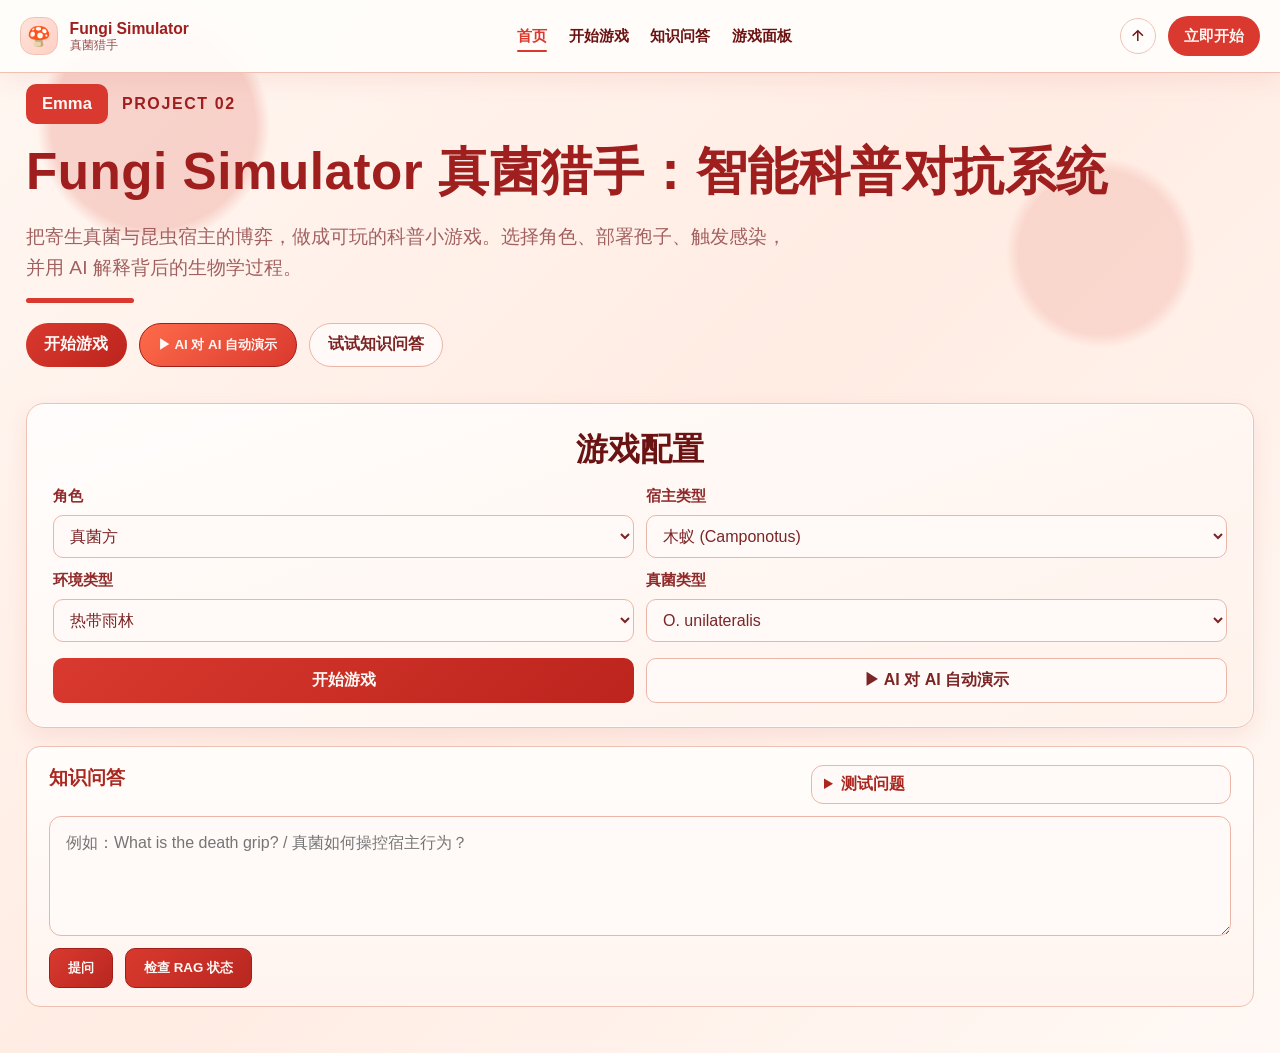
<file: final 2/index.html>
<!DOCTYPE html>
<html lang="zh-CN">
<head>
    <meta charset="UTF-8">
    <meta name="viewport" content="width=device-width, initial-scale=1.0">
    <title>Fungi Simulator 真菌猎手：智能科普对抗系统</title>
    <link rel="stylesheet" href="static/style.css">
</head>
<body>
    <nav class="site-nav" id="site-nav" aria-label="主导航">
        <div class="nav-inner">
            <a class="nav-brand" href="#home-section" data-nav-target="home-section">
                <span class="nav-brand-mark" aria-hidden="true">🍄</span>
                <span class="nav-brand-text">
                    <strong>Fungi Simulator</strong>
                    <small>真菌猎手</small>
                </span>
            </a>

            <div class="nav-links" id="nav-links">
                <a class="nav-link active" href="#home-section" data-nav-target="home-section">首页</a>
                <a class="nav-link" href="#setup-section" data-nav-target="setup-section">开始游戏</a>
                <a class="nav-link" href="#rag-qa-section" data-nav-target="rag-qa-section">知识问答</a>
                <a class="nav-link" href="#game-section" data-nav-target="game-section">游戏面板</a>
            </div>

            <div class="nav-actions">
                <button class="nav-icon-btn" type="button" id="nav-scroll-top" aria-label="回到顶部" title="回到顶部">
                    <svg viewBox="0 0 24 24" fill="none" stroke="currentColor" stroke-width="2" aria-hidden="true">
                        <path d="M12 19V5"></path>
                        <path d="m5 12 7-7 7 7"></path>
                    </svg>
                </button>
                <a class="nav-cta" href="#setup-section" data-nav-target="setup-section">立即开始</a>
                <button class="nav-toggle" type="button" id="nav-toggle" aria-expanded="false" aria-controls="nav-mobile-panel" aria-label="打开菜单">
                    <svg viewBox="0 0 24 24" fill="none" stroke="currentColor" stroke-width="2" aria-hidden="true">
                        <path d="M4 7h16"></path>
                        <path d="M4 12h16"></path>
                        <path d="M4 17h16"></path>
                    </svg>
                </button>
            </div>
        </div>

        <div class="nav-mobile-panel" id="nav-mobile-panel" hidden>
            <div class="nav-mobile-links">
                <a class="nav-mobile-link active" href="#home-section" data-nav-target="home-section">首页</a>
                <a class="nav-mobile-link" href="#setup-section" data-nav-target="setup-section">开始游戏</a>
                <a class="nav-mobile-link" href="#rag-qa-section" data-nav-target="rag-qa-section">知识问答</a>
                <a class="nav-mobile-link" href="#game-section" data-nav-target="game-section">游戏面板</a>
            </div>
            <a class="nav-mobile-cta" href="#setup-section" data-nav-target="setup-section">立即开始</a>
        </div>
    </nav>

    <div class="container">
        <section class="home-section" id="home-section">
            <header class="game-header">
                <div class="project-badge-row">
                    <span class="owner-badge">Emma</span>
                    <span class="project-tag">PROJECT 02</span>
                </div>
                <h1>Fungi Simulator 真菌猎手：智能科普对抗系统</h1>
                <p class="home-lead">把寄生真菌与昆虫宿主的博弈，做成可玩的科普小游戏。选择角色、部署孢子、触发感染，并用 AI 解释背后的生物学过程。</p>
                <div class="header-divider"></div>
                <div class="home-actions">
                    <a class="home-primary-btn" href="#setup-section" data-nav-target="setup-section">开始游戏</a>
                    <button type="button" class="home-demo-btn" id="start-auto-demo-home-btn" onclick="startAutoDemo()">▶ AI 对 AI 自动演示</button>
                    <a class="home-secondary-btn" href="#rag-qa-section" data-nav-target="rag-qa-section">试试知识问答</a>
                </div>
            </header>

        </section>

        <section class="setup-section" id="setup-section">
            <article class="info-card card-mvp">
                <h2 class="section-title">游戏配置</h2>
                <div class="editor-form-grid">
                    <div class="form-group">
                        <label for="player-side">角色</label>
                        <select id="player-side" onchange="onSideChange(this.value)">
                            <option value="fungus">真菌方</option>
                            <option value="host">宿主方</option>
                        </select>
                    </div>

                    <div class="form-group">
                        <label for="host-type">宿主类型</label>
                        <select id="host-type" onchange="onHostChange(this.value)">
                            <option value="camponotus">木蚁 (Camponotus)</option>
                            <option value="ponerine">猛蚁 (Ponerine)</option>
                            <option value="atta">切叶蚁 (Atta)</option>
                            <option value="ghost_moth">鬼天蛾幼虫 (彩蛋)</option>
                        </select>
                    </div>

                    <div class="form-group">
                        <label for="environment-type">环境类型</label>
                        <select id="environment-type">
                            <option value="rainforest">热带雨林</option>
                            <option value="jungle">丛林</option>
                            <option value="dry_forest">热带季雨林</option>
                            <option value="alpine_meadow" id="alpine-option" style="display: none;">高山草甸（彩蛋）</option>
                        </select>
                    </div>

                    <div class="form-group">
                        <label for="fungus-type">真菌类型</label>
                        <select id="fungus-type">
                            <option value="unilateralis">O. unilateralis</option>
                            <option value="kimflemingiae">O. kimflemingiae</option>
                            <option value="sinensis">O. sinensis (冬虫夏草)</option>
                        </select>
                    </div>
                </div>

                <div class="form-group start-btn-wrap setup-actions">
                    <button id="start-game-btn" onclick="startGame()">开始游戏</button>
                    <button type="button" id="start-auto-demo-setup-btn" class="demo-setup-btn" onclick="startAutoDemo()">▶ AI 对 AI 自动演示</button>
                </div>
            </article>
        </section>

        <div id="science-fact" class="science-fact hidden"></div>

        <section class="notes-section rag-qa-section" id="rag-qa-section">
            <div class="rag-qa-heading-row">
                <h3>知识问答</h3>
                <details class="rag-example-panel">
                    <summary>测试问题</summary>
                    <div class="rag-example-list">
                        <button type="button" class="rag-example-btn" onclick="useRagExampleQuestion('What is the death grip?', true)">What is the death grip?</button>
                        <button type="button" class="rag-example-btn" onclick="useRagExampleQuestion('真菌如何操控宿主行为？', true)">真菌如何操控宿主行为？</button>
                        <button type="button" class="rag-example-btn" onclick="useRagExampleQuestion('Ophiocordyceps unilateralis infects which host?', true)">Ophiocordyceps unilateralis infects which host?</button>
                        <button type="button" class="rag-example-btn" onclick="useRagExampleQuestion('Why does humidity matter for spore dispersal?', true)">Why does humidity matter for spore dispersal?</button>
                        <button type="button" class="rag-example-btn" onclick="useRagExampleQuestion('感染阶段有哪些关键步骤？', true)">感染阶段有哪些关键步骤？</button>
                    </div>
                </details>
            </div>
            <div class="rag-qa-form">
                <textarea id="rag-question-input" placeholder="例如：What is the death grip? / 真菌如何操控宿主行为？"></textarea>
                <div class="rag-qa-actions">
                    <button id="rag-ask-btn" onclick="askRagQuestion()">提问</button>
                    <button onclick="checkRagHealth()">检查 RAG 状态</button>
                </div>
            </div>
            <div id="rag-answer-panel" class="ai-commentary-panel hidden">
                <div class="ai-commentary-title">RAG 回答与证据</div>
                <div id="rag-answer-meta" class="ai-commentary-meta"></div>
                <div id="rag-answer-content" class="ai-commentary-content"></div>
            </div>
        </section>

        <section class="game-section hidden" id="game-section">
            <div class="game-play-layout">
                <div class="map-container" id="map-container">
                    <div class="map-layer" id="layer-2" data-layer="2">
                        <div class="layer-label">🌲 树冠层 (Layer 2)</div>
                        <div class="grid"></div>
                    </div>
                    <div class="map-layer" id="layer-1" data-layer="1">
                        <div class="layer-label">🌿 植被层 (Layer 1)</div>
                        <div class="grid"></div>
                    </div>
                    <div class="map-layer" id="layer-0" data-layer="0">
                        <div class="layer-label">🌍 地面层 (Layer 0)</div>
                        <div class="grid"></div>
                    </div>
                </div>

                <aside class="game-side-panel">
                    <div class="game-status">
                        <div id="current-phase">【真菌方回合】部署孢子</div>
                        <div id="infection-stage" class="hidden">感染阶段: <span id="stage-number">1</span>/8</div>
                        <div id="timer-display" class="hidden">剩余时间: <span id="timer">60</span>秒</div>
                        <div id="survival-counter" class="hidden">
                            <div>已生存: <span id="survival-days">0.0</span>/15天</div>
                            <div>剩余生命: <span id="health-days">0.0</span>天</div>
                            <div id="real-time-counter" class="real-time-counter hidden">(距离胜利: <span id="real-time-display">7分30秒</span>)</div>
                        </div>
                        <div class="side-switch">
                            <button id="switch-side-btn" onclick="switchSides()" class="hidden">🔄 切换角色</button>
                        </div>
                    </div>

                    <div class="control-panel">
                        <div id="fungus-controls" class="controls">
                            <button onclick="generateAISpores()">🤖 AI 生成策略</button>
                            <button onclick="randomSporeDeployment()">🎲 随机布阵</button>
                            <button onclick="confirmSporeDeployment()">✅ 确认部署</button>
                            <div>已部署孢子: <span id="spore-count">0</span>/10</div>
                        </div>

                        <div id="host-controls" class="controls hidden">
                            <div id="movement-controls">
                                <div class="layer-controls">
                                    <button onclick="changeLayer(-1)">↓ 下层</button>
                                    <span id="current-layer">地面层</span>
                                    <button onclick="changeLayer(1)">↑ 上层</button>
                                </div>
                                <div class="direction-controls">
                                    <button onclick="moveHost('up')">↑</button>
                                    <button onclick="moveHost('left')">←</button>
                                    <button onclick="moveHost('right')">→</button>
                                    <button onclick="moveHost('down')">↓</button>
                                </div>
                                <div>当前步数: <span id="step-count">0</span>/15</div>
                                <div>能量: <span id="energy-level">0</span></div>
                            </div>
                        </div>

                        <div id="infection-controls" class="controls hidden">
                            <button onclick="pauseSimulation()">⏸️ 暂停</button>
                            <button onclick="resumeSimulation()">▶️ 继续</button>
                            <button id="infection-speed-btn" class="hidden" onclick="speedUpSimulation()">⏩ 2倍速</button>
                            <button id="ai-commentary-btn" onclick="generateAICommentary()">🧠 局面解说</button>
                            <button id="stage-guide-btn" onclick="toggleStageGuide()">📚 阶段详解</button>

                            <div id="stage-guide-panel" class="ai-commentary-panel hidden">
                                <div class="ai-commentary-title">感染阶段详细介绍</div>
                                <div id="stage-guide-content" class="ai-commentary-content"></div>
                            </div>

                            <div id="ai-commentary-panel" class="ai-commentary-panel hidden">
                                <div class="ai-commentary-title">AI 局面分析与胜负预测</div>
                                <div id="ai-commentary-meta" class="ai-commentary-meta"></div>
                                <div id="ai-commentary-content" class="ai-commentary-content"></div>
                            </div>
                        </div>
                    </div>
                </aside>
            </div>
        </section>

        <div id="loading-overlay" class="loading-overlay hidden">
            <div class="loading-content">
                <div class="spinner"></div>
                <p id="loading-text">AI正在生成孢子部署策略...</p>
            </div>
        </div>

        <div id="auto-demo-banner" class="auto-demo-banner hidden" role="status" aria-live="polite">
            <div class="auto-demo-banner-inner">
                <span class="auto-demo-badge">AI VS AI</span>
                <span id="auto-demo-status">演示准备中…</span>
                <button type="button" id="auto-demo-speed-btn" class="auto-demo-speed-btn" onclick="speedUpSimulation()">2倍速</button>
                <button type="button" id="stop-auto-demo-btn" class="auto-demo-stop-btn" onclick="stopAutoDemo()">停止演示</button>
            </div>
        </div>

        <div id="result-screen" class="result-screen hidden">
            <div class="result-content">
                <h2 id="result-title">🏆 胜负判定</h2>
                <p id="result-message"></p>
                <div id="result-stats"></div>
                <div id="result-science-facts" class="result-science-facts hidden"></div>
                <div class="result-buttons">
                    <button onclick="restartGame()">再来一局</button>
                    <button onclick="showScienceFacts()">查看科学事实</button>
                    <button onclick="returnToSetup()">返回主菜单</button>
                </div>
            </div>
        </div>

        <div id="host-indicator" class="host-indicator hidden"></div>
        <div id="nest-indicator" class="nest-indicator hidden"></div>
    </div>

    <script src="static/script.js"></script>
</body>
</html>
</file>
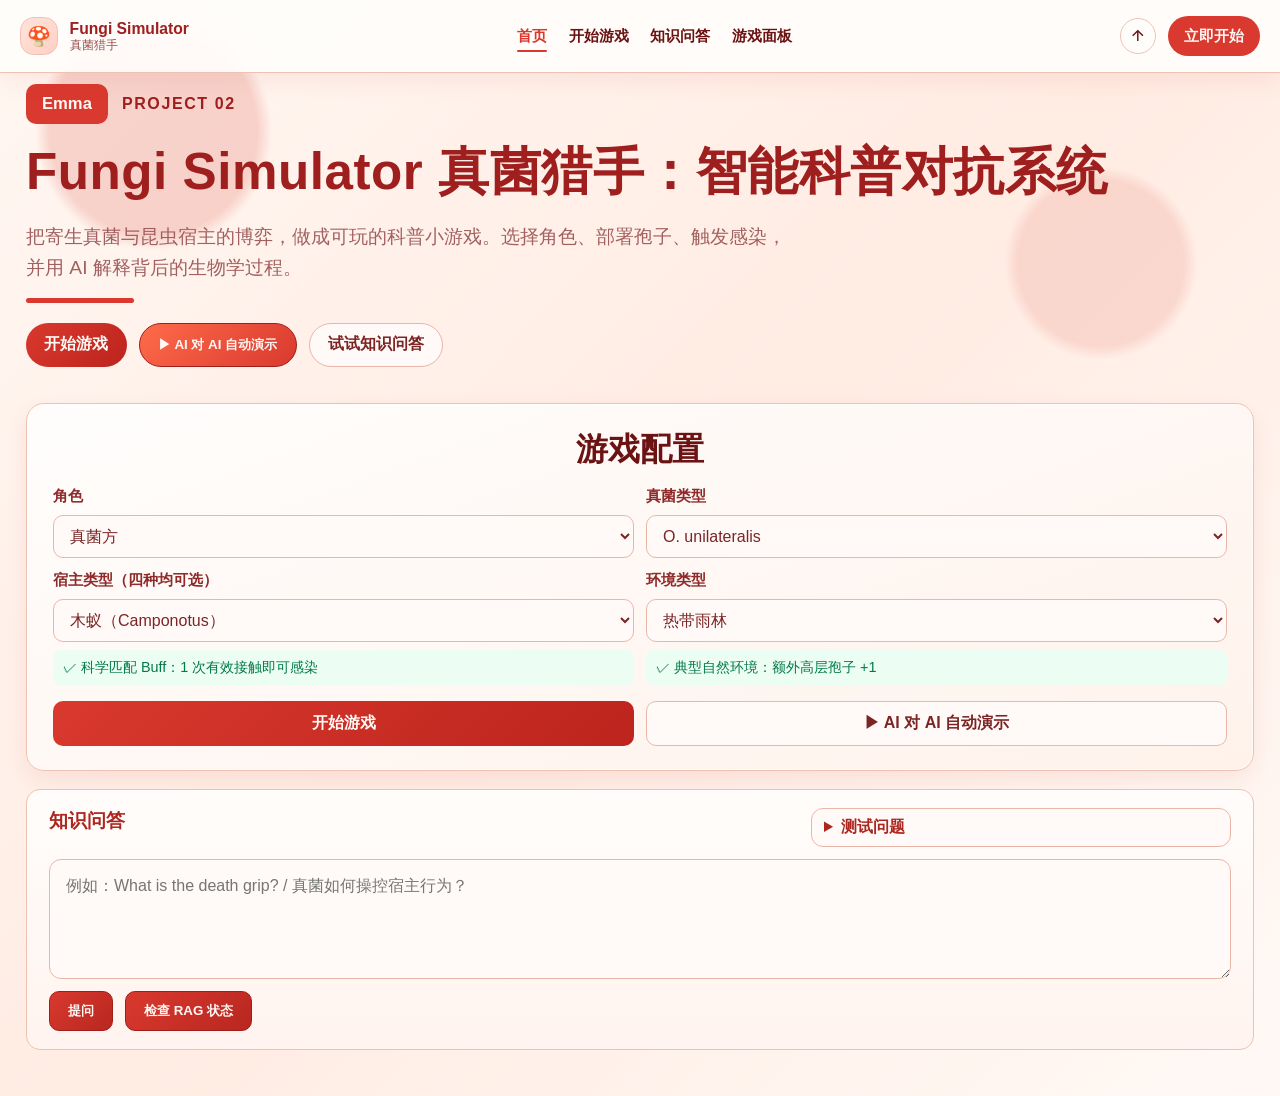
<file: final/index.html>
<!DOCTYPE html>
<html lang="zh-CN">
<head>
    <meta charset="UTF-8">
    <meta name="viewport" content="width=device-width, initial-scale=1.0">
    <title>Fungi Simulator 真菌猎手：智能科普对抗系统</title>
    <link rel="stylesheet" href="static/style.css?v=20260807-2">
</head>
<body>
    <nav class="site-nav" id="site-nav" aria-label="主导航">
        <div class="nav-inner">
            <a class="nav-brand" href="#home-section" data-nav-target="home-section">
                <span class="nav-brand-mark" aria-hidden="true">🍄</span>
                <span class="nav-brand-text">
                    <strong>Fungi Simulator</strong>
                    <small>真菌猎手</small>
                </span>
            </a>

            <div class="nav-links" id="nav-links">
                <a class="nav-link active" href="#home-section" data-nav-target="home-section">首页</a>
                <a class="nav-link" href="#setup-section" data-nav-target="setup-section">开始游戏</a>
                <a class="nav-link" href="#rag-qa-section" data-nav-target="rag-qa-section">知识问答</a>
                <a class="nav-link" href="#game-section" data-nav-target="game-section">游戏面板</a>
            </div>

            <div class="nav-actions">
                <button class="nav-icon-btn" type="button" id="nav-scroll-top" aria-label="回到顶部" title="回到顶部">
                    <svg viewBox="0 0 24 24" fill="none" stroke="currentColor" stroke-width="2" aria-hidden="true">
                        <path d="M12 19V5"></path>
                        <path d="m5 12 7-7 7 7"></path>
                    </svg>
                </button>
                <a class="nav-cta" href="#setup-section" data-nav-target="setup-section">立即开始</a>
                <button class="nav-toggle" type="button" id="nav-toggle" aria-expanded="false" aria-controls="nav-mobile-panel" aria-label="打开菜单">
                    <svg viewBox="0 0 24 24" fill="none" stroke="currentColor" stroke-width="2" aria-hidden="true">
                        <path d="M4 7h16"></path>
                        <path d="M4 12h16"></path>
                        <path d="M4 17h16"></path>
                    </svg>
                </button>
            </div>
        </div>

        <div class="nav-mobile-panel" id="nav-mobile-panel" hidden>
            <div class="nav-mobile-links">
                <a class="nav-mobile-link active" href="#home-section" data-nav-target="home-section">首页</a>
                <a class="nav-mobile-link" href="#setup-section" data-nav-target="setup-section">开始游戏</a>
                <a class="nav-mobile-link" href="#rag-qa-section" data-nav-target="rag-qa-section">知识问答</a>
                <a class="nav-mobile-link" href="#game-section" data-nav-target="game-section">游戏面板</a>
            </div>
            <a class="nav-mobile-cta" href="#setup-section" data-nav-target="setup-section">立即开始</a>
        </div>
    </nav>

    <div class="container">
        <section class="home-section" id="home-section">
            <header class="game-header">
                <div class="project-badge-row">
                    <span class="owner-badge">Emma</span>
                    <span class="project-tag">PROJECT 02</span>
                </div>
                <h1>Fungi Simulator 真菌猎手：智能科普对抗系统</h1>
                <p class="home-lead">把寄生真菌与昆虫宿主的博弈，做成可玩的科普小游戏。选择角色、部署孢子、触发感染，并用 AI 解释背后的生物学过程。</p>
                <div class="header-divider"></div>
                <div class="home-actions">
                    <a class="home-primary-btn" href="#setup-section" data-nav-target="setup-section">开始游戏</a>
                    <button type="button" class="home-demo-btn" id="start-auto-demo-home-btn" onclick="startAutoDemo()">▶ AI 对 AI 自动演示</button>
                    <a class="home-secondary-btn" href="#rag-qa-section" data-nav-target="rag-qa-section">试试知识问答</a>
                </div>
            </header>

        </section>

        <section class="setup-section" id="setup-section">
            <article class="info-card card-mvp">
                <h2 class="section-title">游戏配置</h2>
                <div class="editor-form-grid">
                    <div class="form-group">
                        <label for="player-side">角色</label>
                        <select id="player-side" onchange="onSideChange(this.value)">
                            <option value="fungus">真菌方</option>
                            <option value="host">宿主方</option>
                        </select>
                    </div>

                    <div class="form-group">
                        <label for="fungus-type">真菌类型</label>
                        <select id="fungus-type" onchange="onFungusChange(this.value)">
                            <option value="unilateralis">O. unilateralis</option>
                            <option value="kimflemingiae">O. kimflemingiae</option>
                            <option value="australis">O. australis</option>
                            <option value="metarhizium">M. anisopliae</option>
                            <option value="sinensis">O. sinensis（冬虫夏草）</option>
                        </select>
                    </div>

                    <div class="form-group">
                        <label for="host-type">宿主类型（四种均可选）</label>
                        <select id="host-type" onchange="onHostChange(this.value)" aria-describedby="setup-match-hint">
                            <option value="camponotus">木蚁（Camponotus）</option>
                            <option value="ponerine">猛蚁（Ponerinae）</option>
                            <option value="atta">切叶蚁（Atta）</option>
                            <option value="ghost_moth">鬼天蛾幼虫（Thitarodes）</option>
                        </select>
                        <div id="setup-match-hint" class="setup-hint setup-hint-success">✓ 科学匹配 Buff：自然配对，使用标准感染阈值</div>
                    </div>

                    <div class="form-group">
                        <label for="environment-type">环境类型</label>
                        <select id="environment-type" onchange="onEnvironmentChange(this.value)">
                            <option value="rainforest">热带雨林</option>
                            <option value="monsoon_forest">热带季雨林</option>
                            <option value="temperate_forest">温带森林</option>
                            <option value="alpine_meadow">高山草甸</option>
                        </select>
                        <div id="env-buff-status" class="setup-hint setup-hint-success">✓ 典型自然环境：获得额外高层孢子 +1</div>
                    </div>
                </div>

                <div class="form-group start-btn-wrap setup-actions">
                    <button id="start-game-btn" onclick="startGame()">开始游戏</button>
                    <button type="button" id="start-auto-demo-setup-btn" class="demo-setup-btn" onclick="startAutoDemo()">▶ AI 对 AI 自动演示</button>
                </div>
            </article>
        </section>

        <div id="science-fact" class="science-fact hidden"></div>

        <section class="notes-section rag-qa-section" id="rag-qa-section">
            <div class="rag-qa-heading-row">
                <h3>知识问答</h3>
                <details class="rag-example-panel">
                    <summary>测试问题</summary>
                    <div class="rag-example-list">
                        <button type="button" class="rag-example-btn" onclick="useRagExampleQuestion('What is the death grip?', true)">What is the death grip?</button>
                        <button type="button" class="rag-example-btn" onclick="useRagExampleQuestion('真菌如何操控宿主行为？', true)">真菌如何操控宿主行为？</button>
                        <button type="button" class="rag-example-btn" onclick="useRagExampleQuestion('Ophiocordyceps unilateralis infects which host?', true)">Ophiocordyceps unilateralis infects which host?</button>
                        <button type="button" class="rag-example-btn" onclick="useRagExampleQuestion('Why does humidity matter for spore dispersal?', true)">Why does humidity matter for spore dispersal?</button>
                        <button type="button" class="rag-example-btn" onclick="useRagExampleQuestion('感染阶段有哪些关键步骤？', true)">感染阶段有哪些关键步骤？</button>
                    </div>
                </details>
            </div>
            <div class="rag-qa-form">
                <textarea id="rag-question-input" placeholder="例如：What is the death grip? / 真菌如何操控宿主行为？"></textarea>
                <div class="rag-qa-actions">
                    <button id="rag-ask-btn" onclick="askRagQuestion()">提问</button>
                    <button onclick="checkRagHealth()">检查 RAG 状态</button>
                </div>
            </div>
            <div id="rag-answer-panel" class="ai-commentary-panel hidden">
                <div class="ai-commentary-title">RAG 回答与证据</div>
                <div id="rag-answer-meta" class="ai-commentary-meta"></div>
                <div id="rag-answer-content" class="ai-commentary-content"></div>
            </div>
        </section>

        <section class="game-section hidden" id="game-section">
            <div class="game-play-layout">
                <div class="map-container" id="map-container">
                    <div class="map-layer" id="layer-2" data-layer="2">
                        <div class="layer-label">🌲 树冠层 (Layer 2)</div>
                        <div class="grid"></div>
                    </div>
                    <div class="map-layer" id="layer-1" data-layer="1">
                        <div class="layer-label">🌿 植被层 (Layer 1)</div>
                        <div class="grid"></div>
                    </div>
                    <div class="map-layer" id="layer-0" data-layer="0">
                        <div class="layer-label">🌍 地面层 (Layer 0)</div>
                        <div class="grid"></div>
                    </div>
                </div>

                <aside class="game-side-panel">
                    <div class="game-status">
                        <div id="current-phase">【真菌方回合】部署孢子</div>
                        <div id="infection-stage" class="hidden">感染阶段: <span id="stage-number">1</span>/<span id="stage-total">8</span></div>
                        <div id="infection-time-comparison" class="infection-time-comparison hidden" aria-live="polite">
                            <div id="infection-natural-time">自然感染周期：—</div>
                            <div id="infection-simulation-time">游戏模拟倒计时：—</div>
                            <div id="infection-total-time">完整动画时长：—</div>
                        </div>
                        <div id="timer-display" class="hidden">剩余时间: <span id="timer">60</span>秒</div>
                        <div class="side-switch">
                            <button id="switch-side-btn" onclick="switchSides()" class="hidden">🔄 切换角色</button>
                        </div>
                    </div>

                    <div class="control-panel">
                        <div id="fungus-controls" class="controls">
                            <div id="deployment-summary" class="rule-summary"></div>
                            <button onclick="generateAISpores()">🤖 AI 生成策略</button>
                            <button onclick="randomSporeDeployment()">🎲 随机布阵</button>
                            <button onclick="confirmSporeDeployment()">✅ 确认部署</button>
                            <div>已部署孢子: <span id="spore-count">0</span>/<span id="spore-limit">11</span></div>
                        </div>

                        <div id="host-controls" class="controls hidden">
                            <div id="movement-controls">
                                <div class="layer-controls">
                                    <button onclick="changeLayer(-1)">↓ 下层</button>
                                    <span id="current-layer">地面层</span>
                                    <button onclick="changeLayer(1)">↑ 上层</button>
                                </div>
                                <div class="direction-controls">
                                    <button onclick="moveHost('up')">↑</button>
                                    <button onclick="moveHost('left')">←</button>
                                    <button onclick="moveHost('right')">→</button>
                                    <button onclick="moveHost('down')">↓</button>
                                </div>
                                <div id="host-step-status">剩余步数: <span id="step-count">15</span>/15</div>
                                <div id="host-skill-status" class="host-skill-status"></div>
                                <button type="button" id="burrow-btn" class="skill-btn hidden" onclick="activateBurrow()">Burrow：选择后用方向键移动两格</button>
                                <button type="button" id="ground-dash-btn" class="skill-btn hidden" onclick="activateGroundDash()">Ground Dash：选择后用方向键移动两格</button>
                                <button type="button" id="sanitize-btn" class="skill-btn hidden" onclick="activateSanitize()">Sanitize：清除当前或相邻位置的孢子</button>
                            </div>
                        </div>

                        <div id="infection-controls" class="controls hidden">
                            <button onclick="pauseSimulation()">⏸️ 暂停</button>
                            <button onclick="resumeSimulation()">▶️ 继续</button>
                            <button id="infection-speed-btn" class="hidden" onclick="speedUpSimulation()">⏩ 2倍速</button>
                            <button id="ai-commentary-btn" onclick="generateAICommentary()">🧠 局面解说</button>
                            <button id="stage-guide-btn" onclick="toggleStageGuide()">📚 阶段详解</button>

                            <div id="stage-guide-panel" class="ai-commentary-panel hidden">
                                <div class="ai-commentary-title">感染阶段详细介绍</div>
                                <div id="stage-guide-content" class="ai-commentary-content"></div>
                            </div>

                            <div id="ai-commentary-panel" class="ai-commentary-panel hidden">
                                <div class="ai-commentary-title">AI 局面分析与胜负预测</div>
                                <div id="ai-commentary-meta" class="ai-commentary-meta"></div>
                                <div id="ai-commentary-content" class="ai-commentary-content"></div>
                            </div>
                        </div>
                    </div>
                </aside>
            </div>
        </section>

        <div id="loading-overlay" class="loading-overlay hidden">
            <div class="loading-content">
                <div class="spinner"></div>
                <p id="loading-text">AI正在生成孢子部署策略...</p>
            </div>
        </div>

        <div id="auto-demo-banner" class="auto-demo-banner hidden" role="status" aria-live="polite">
            <div class="auto-demo-banner-inner">
                <span class="auto-demo-badge">AI VS AI</span>
                <span id="auto-demo-status">演示准备中…</span>
                <button type="button" id="auto-demo-speed-btn" class="auto-demo-speed-btn" onclick="speedUpSimulation()">2倍速</button>
                <button type="button" id="stop-auto-demo-btn" class="auto-demo-stop-btn" onclick="stopAutoDemo()">停止演示</button>
            </div>
        </div>

        <div id="result-screen" class="result-screen hidden">
            <div class="result-content">
                <h2 id="result-title">🏆 胜负判定</h2>
                <p id="result-message"></p>
                <div id="result-stats"></div>
                <div id="result-science-facts" class="result-science-facts hidden"></div>
                <div class="result-buttons">
                    <button onclick="restartGame()">再来一局</button>
                    <button onclick="showScienceFacts()">查看科学事实</button>
                    <button onclick="returnToSetup()">返回主菜单</button>
                </div>
            </div>
        </div>

        <div id="host-indicator" class="host-indicator hidden"></div>
        <div id="nest-indicator" class="nest-indicator hidden"></div>
    </div>

    <script src="static/script.js?v=20260807-3"></script>
</body>
</html>
</file>
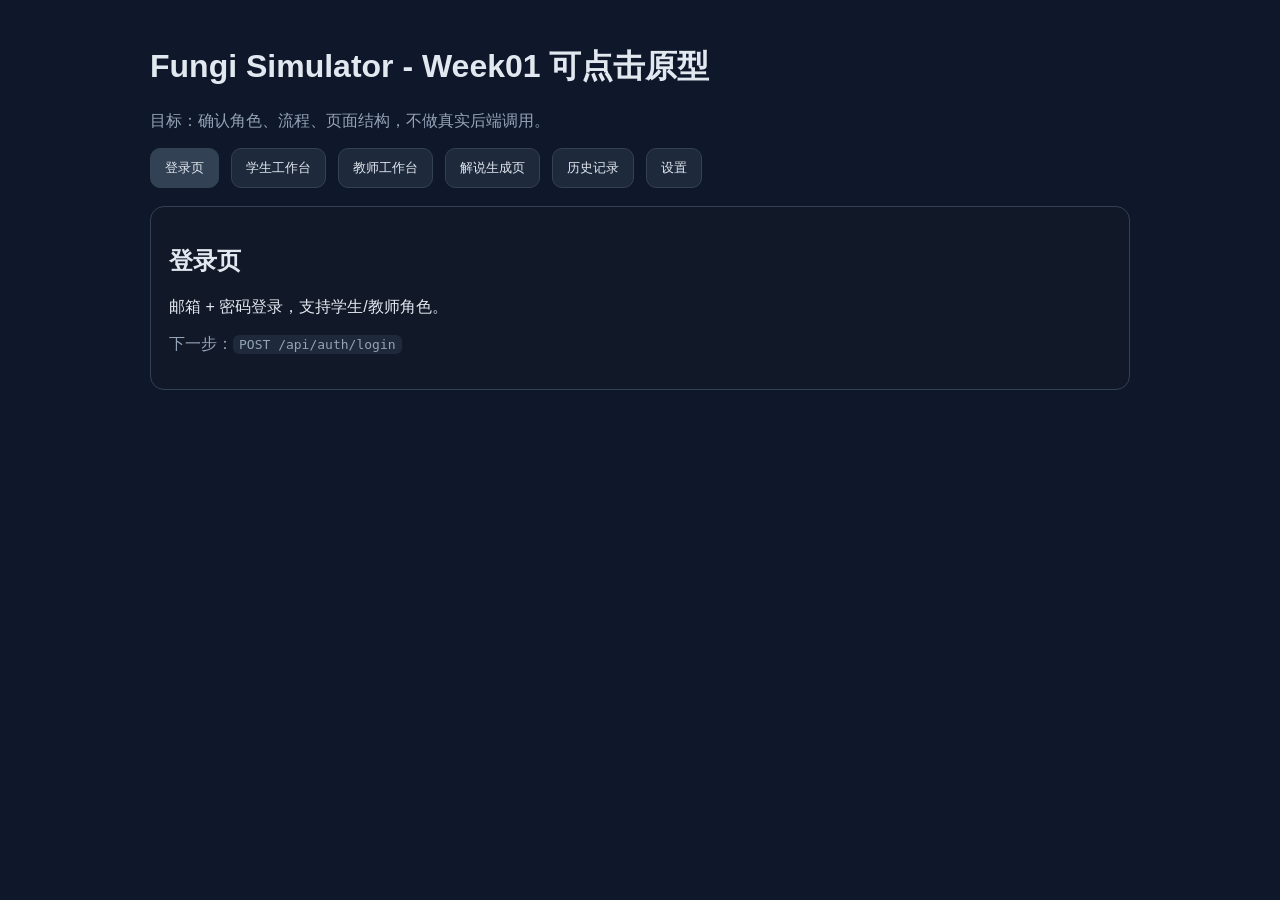
<file: demo/fungi_mvp_week01/prototype/index.html>
<!doctype html>
<html lang="zh-CN">
<head>
  <meta charset="UTF-8" />
  <meta name="viewport" content="width=device-width, initial-scale=1.0" />
  <title>Fungi Week01 MVP Prototype</title>
  <style>
    body { font-family: "Avenir Next", "PingFang SC", sans-serif; background:#0f172a; color:#e2e8f0; margin:0; }
    .wrap { max-width: 980px; margin: 0 auto; padding: 24px; }
    .row { display:flex; gap:12px; flex-wrap:wrap; margin-bottom:18px; }
    .btn { background:#1e293b; color:#e2e8f0; border:1px solid #334155; border-radius:10px; padding:10px 14px; cursor:pointer; }
    .btn.active { background:#334155; }
    .card { background:#111827; border:1px solid #334155; border-radius:14px; padding:18px; margin-top:12px; }
    .muted { color:#94a3b8; }
    code { background:#1e293b; padding:2px 6px; border-radius:6px; }
  </style>
</head>
<body>
  <div class="wrap">
    <h1>Fungi Simulator - Week01 可点击原型</h1>
    <p class="muted">目标：确认角色、流程、页面结构，不做真实后端调用。</p>

    <div class="row">
      <button class="btn active" data-page="login">登录页</button>
      <button class="btn" data-page="student">学生工作台</button>
      <button class="btn" data-page="teacher">教师工作台</button>
      <button class="btn" data-page="generator">解说生成页</button>
      <button class="btn" data-page="history">历史记录</button>
      <button class="btn" data-page="settings">设置</button>
    </div>

    <section class="card" id="page"></section>
  </div>

  <script>
    const page = document.getElementById('page');
    const views = {
      login: `<h2>登录页</h2><p>邮箱 + 密码登录，支持学生/教师角色。</p><p class="muted">下一步：<code>POST /api/auth/login</code></p>`,
      student: `<h2>学生工作台</h2><p>入口：新建解说、查看历史、接收课堂任务。</p><p class="muted">主按钮：开始解说</p>`,
      teacher: `<h2>教师工作台</h2><p>入口：管理样本模板、查看班级提交、发布任务。</p><p class="muted">主按钮：发布课堂任务</p>`,
      generator: `<h2>解说生成页</h2><p>输入：fungus_type / host_type / day / symptoms</p><p>输出：stage_name / biology_explanation / host_behavior_change / teaching_point / safety_note</p><p class="muted">接口：<code>POST /api/explanations/generate</code></p>`,
      history: `<h2>历史记录页</h2><p>按时间查看个人历史解说结果，支持详情回看。</p><p class="muted">接口：<code>GET /api/explanations/history</code></p>`,
      settings: `<h2>设置页</h2><p>个人信息、课堂偏好、隐私设置。</p><p class="muted">接口：<code>PATCH /api/users/profile</code></p>`
    };

    document.querySelectorAll('.btn').forEach(btn => {
      btn.addEventListener('click', () => {
        document.querySelectorAll('.btn').forEach(b => b.classList.remove('active'));
        btn.classList.add('active');
        page.innerHTML = views[btn.dataset.page];
      });
    });

    page.innerHTML = views.login;
  </script>
</body>
</html>
</file>
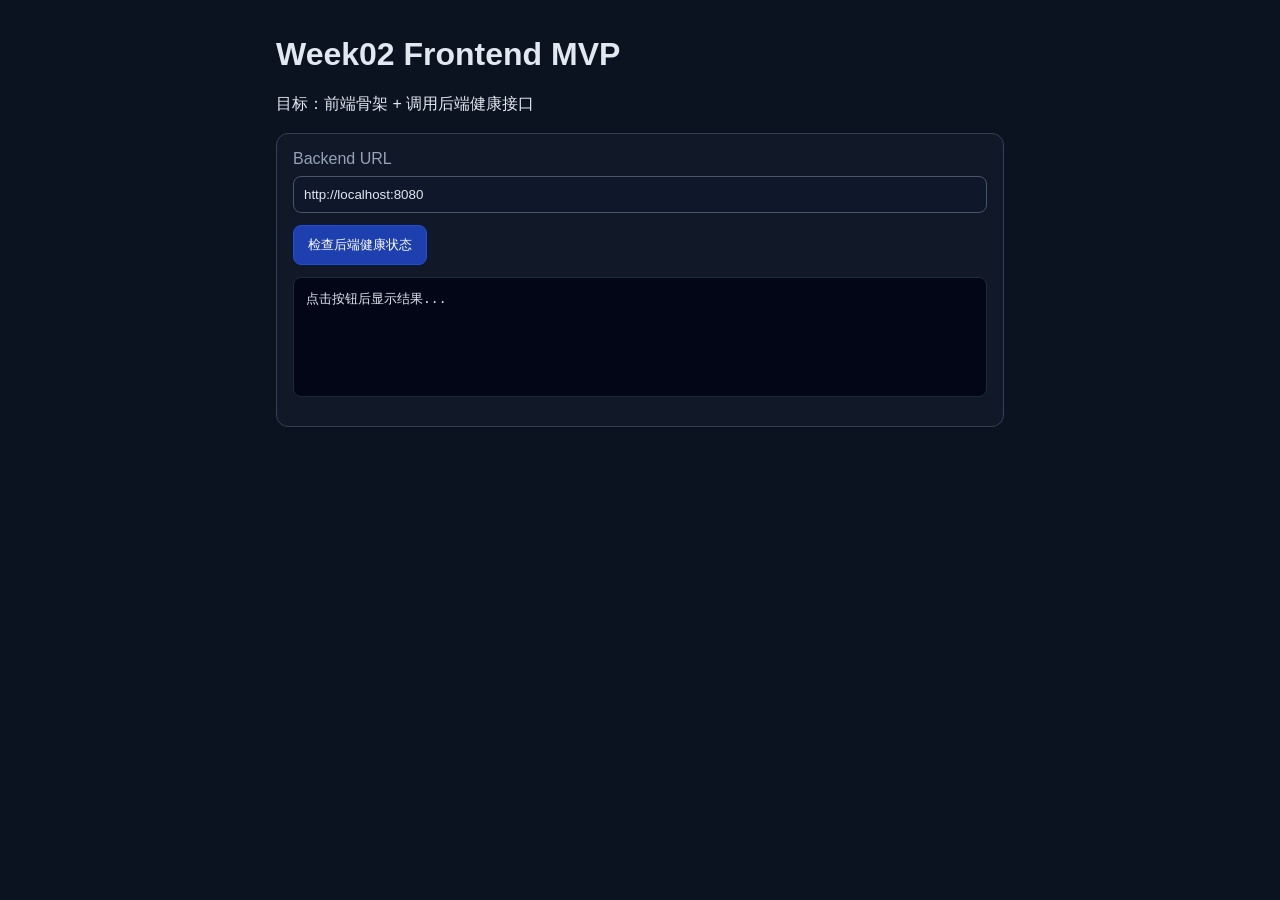
<file: demo/fungi_mvp_week02/frontend/index.html>
<!doctype html>
<html lang="zh-CN">
<head>
  <meta charset="UTF-8" />
  <meta name="viewport" content="width=device-width, initial-scale=1.0" />
  <title>Fungi Week02 Frontend MVP</title>
  <link rel="stylesheet" href="./style.css" />
</head>
<body>
  <main class="container">
    <h1>Week02 Frontend MVP</h1>
    <p>目标：前端骨架 + 调用后端健康接口</p>

    <div class="panel">
      <label for="backend-url">Backend URL</label>
      <input id="backend-url" value="http://localhost:8080" />
      <button id="check-btn">检查后端健康状态</button>
      <pre id="result">点击按钮后显示结果...</pre>
    </div>
  </main>

  <script src="./main.js"></script>
</body>
</html>
</file>
<file: final 2/static/style.css>
/* Reset and base styles */
* {
    margin: 0;
    padding: 0;
    box-sizing: border-box;
}

/* Generic hidden utility (must override component styles) */
.hidden {
    display: none !important;
}

body {
    font-family: 'Segoe UI', Tahoma, Geneva, Verdana, sans-serif;
    background: linear-gradient(135deg, #667eea 0%, #764ba2 100%);
    color: #333;
    min-height: 100vh;
    padding: 20px;
}

.container {
    max-width: 1200px;
    margin: 0 auto;
    min-height: 100vh;
    display: flex;
    flex-direction: column;
}

/* Game Header */
.game-header {
    text-align: center;
    margin-bottom: 30px;
    color: white;
}

.game-header h1 {
    font-size: 2.5rem;
    margin-bottom: 10px;
    text-shadow: 2px 2px 4px rgba(0,0,0,0.3);
}

.game-header p {
    font-size: 1.2rem;
    opacity: 0.9;
}

/* Setup Section */
.setup-section {
    background: white;
    padding: 30px;
    border-radius: 15px;
    box-shadow: 0 8px 32px rgba(0,0,0,0.2);
    margin-bottom: 30px;
}

.setup-section h2 {
    text-align: center;
    margin-bottom: 25px;
    color: #667eea;
    font-size: 1.8rem;
}

.form-group {
    margin-bottom: 20px;
}

.form-group label {
    display: block;
    margin-bottom: 8px;
    font-weight: bold;
    color: #555;
}

.form-group select, .form-group button {
    width: 100%;
    padding: 12px;
    border: 2px solid #ddd;
    border-radius: 8px;
    font-size: 1rem;
    transition: border-color 0.3s ease;
}

.form-group select:focus, .form-group button:focus {
    outline: none;
    border-color: #667eea;
}

.form-group button {
    background: linear-gradient(135deg, #667eea 0%, #764ba2 100%);
    color: white;
    cursor: pointer;
    font-weight: bold;
    border: none;
}

.form-group button:hover {
    transform: translateY(-2px);
    box-shadow: 0 4px 12px rgba(102, 126, 234, 0.3);
}

/* Science Fact / Warning Messages */
.science-fact {
    background: #fff3cd;
    border: 1px solid #ffeaa7;
    color: #856404;
    padding: 12px;
    border-radius: 8px;
    margin-bottom: 20px;
    font-weight: bold;
    text-align: left; /* Changed from center to left for better readability */
    transition: opacity 0.3s ease;
    white-space: pre-line; /* Preserve line breaks */
    line-height: 1.4;
}

.science-fact.hidden {
    display: none;
}

/* Warning specific styling */
.science-fact.warning {
    background: #f8d7da;
    border-color: #f5c6cb;
    color: #721c24;
}

/* Success messages */
.science-fact.success {
    background: #d4edda;
    border-color: #c3e6cb;
    color: #155724;
}

/* Game Section */
.game-section {
    display: none;
}

.game-section:not(.hidden) {
    display: block;
    min-height: 80vh; /* Ensure game section takes up sufficient space */
}

/* Map Container */
.map-container {
    display: flex;
    flex-direction: column;
    gap: 15px;
    margin-bottom: 20px;
    min-height: 600px; /* Ensure minimum height */
    background: rgba(255, 255, 255, 0.1); /* Slight background to make container visible */
    padding: 10px;
    border-radius: 15px;
}

.map-layer {
    background: white;
    border-radius: 12px;
    overflow: hidden;
    box-shadow: 0 4px 16px rgba(0,0,0,0.15);
    position: relative;
    flex: 1; /* Allow layers to grow equally */
}

.layer-label {
    background: linear-gradient(135deg, #667eea 0%, #764ba2 100%);
    color: white;
    padding: 12px 15px;
    font-weight: bold;
    text-align: center;
}

/* Enhanced grid for better visibility */
.grid::before {
    content: '';
    position: absolute;
    top: 0;
    left: 0;
    right: 0;
    bottom: 0;
    background: rgba(255, 255, 255, 0.8); /* Slight background to make grid lines pop */
    z-index: -1;
}

/* Food Items - now displays as emoji */
.food-item {
    position: absolute;
    width: 24px;
    height: 24px;
    background: transparent;
    border: none;
    border-radius: 0;
    transform: translate(-50%, -50%);
    z-index: 12;
    box-shadow: none;
    animation: bounce-food 2s infinite;
    font-size: 20px;
    line-height: 24px;
    text-align: center;
    color: #FF69B4;
    text-shadow: 0 0 6px rgba(255, 105, 180, 0.7);
}

@keyframes bounce-food {
    0%, 100% { transform: translate(-50%, -50%) scale(1); }
    50% { transform: translate(-50%, -50%) scale(1.2); }
}

/* Grid container should allow absolute positioning of child elements */
.grid {
    height: 200px;
    background: 
        linear-gradient(to right, #e0e0e0 1px, transparent 1px),
        linear-gradient(to bottom, #e0e0e0 1px, transparent 1px);
    background-size: 20px 20px;
    position: relative;
    cursor: pointer;
    min-height: 150px;
    border: 2px solid #ddd;
}

/* Map Layer specific styling */
#layer-0 .grid {
    background: 
        linear-gradient(to right, #d2b48c 1px, transparent 1px),
        linear-gradient(to bottom, #d2b48c 1px, transparent 1px);
    background-size: 20px 20px;
    min-height: 180px;
}

#layer-1 .grid {
    background: 
        linear-gradient(to right, #90ee90 1px, transparent 1px),
        linear-gradient(to bottom, #90ee90 1px, transparent 1px);
    background-size: 20px 20px;
    min-height: 180px;
}

#layer-2 .grid {
    background: 
        linear-gradient(to right, #87ceeb 1px, transparent 1px),
        linear-gradient(to bottom, #87ceeb 1px, transparent 1px);
    background-size: 20px 20px;
    min-height: 180px;
}

/* Spore Styles */
.spore {
    position: absolute;
    width: 16px;
    height: 16px;
    border-radius: 50%;
    background: radial-gradient(circle, #ff6b6b 0%, #c0392b 100%);
    box-shadow: 0 0 8px rgba(255, 107, 107, 0.6);
    transform: translate(-50%, -50%);
    z-index: 10;
    animation: pulse 2s infinite;
}

.spore-layer-0 {
    background: radial-gradient(circle, #8B4513 0%, #654321 100%);
    box-shadow: 0 0 8px rgba(139, 69, 19, 0.6);
}

.spore-layer-1 {
    background: radial-gradient(circle, #228B22 0%, #006400 100%);
    box-shadow: 0 0 8px rgba(34, 139, 34, 0.6);
}

.spore-layer-2 {
    background: radial-gradient(circle, #8A2BE2 0%, #4B0082 100%);
    box-shadow: 0 0 8px rgba(138, 43, 226, 0.6);
}

@keyframes pulse {
    0% { transform: translate(-50%, -50%) scale(1); }
    50% { transform: translate(-50%, -50%) scale(1.2); }
    100% { transform: translate(-50%, -50%) scale(1); }
}

/* Host Indicator - now displays as emoji */
.host-indicator {
    position: absolute;
    width: 32px;
    height: 32px;
    background: transparent;
    border: none;
    border-radius: 0;
    transform: translate(-50%, -50%);
    z-index: 25;
    box-shadow: none;
    animation: none;
    font-size: 24px;
    line-height: 32px;
    text-align: center;
    color: #FF8C00;
    text-shadow: 0 0 8px rgba(255, 140, 0, 0.8);
}

/* Nest Indicator - also update to emoji */
.nest-indicator {
    position: absolute;
    width: 32px;
    height: 32px;
    background: transparent;
    border: none;
    border-radius: 0;
    transform: translate(-50%, -50%);
    z-index: 20;
    box-shadow: none;
    animation: none;
    font-size: 24px;
    line-height: 32px;
    text-align: center;
    color: #FF6347;
    text-shadow: 0 0 8px rgba(255, 99, 71, 0.8);
}

/* Layer Controls */
.layer-controls {
    text-align: center;
    margin-bottom: 15px;
}

.layer-controls button {
    background: linear-gradient(135deg, #4CAF50 0%, #45a049 100%);
    color: white;
    border: none;
    padding: 8px 16px;
    margin: 0 5px;
    border-radius: 6px;
    cursor: pointer;
    font-weight: bold;
}

.layer-controls button:hover {
    transform: translateY(-1px);
}

.layer-controls span {
    font-weight: bold;
    color: #333;
    padding: 0 10px;
}

/* Direction Controls */
.direction-controls {
    text-align: center;
    margin-bottom: 15px;
}

.direction-controls button {
    display: inline-block;
    width: 50px;
    height: 50px;
    margin: 5px;
    font-size: 1.2rem;
}

/* Energy Display */
#energy-level {
    font-weight: bold;
    color: #e74c3c;
}

/* Disabled Controls */
.controls.disabled,
.layer-controls.disabled,
.direction-controls.disabled {
    opacity: 0.5;
    pointer-events: none;
}

#movement-controls.disabled button {
    opacity: 0.5;
    cursor: not-allowed;
}

/* Infection Stage Display */
#infection-stage {
    font-weight: bold;
    color: #dc3545;
    margin-top: 5px;
    font-size: 1.1em;
}

/* Real-time Counter */
.real-time-counter {
    font-size: 0.9em;
    color: #666;
    margin-top: 4px;
    background: rgba(255, 255, 255, 0.1);
    padding: 4px 8px;
    border-radius: 4px;
    display: inline-block;
}

.real-time-counter.hidden {
    display: none;
}

/* Game Status */
.game-status {
    text-align: center;
    margin-bottom: 15px;
    padding: 10px;
    background: #f8f9fa;
    border-radius: 8px;
    position: relative;
}

#current-phase {
    font-weight: bold;
    color: #495057;
    margin-bottom: 5px;
}

#timer-display, #survival-counter {
    font-size: 1.1em;
    color: #6c757d;
}

#survival-counter {
    display: flex;
    flex-direction: column;
    align-items: center;
    gap: 4px;
}

/* Side Switch */
.side-switch {
    margin-top: 10px;
}

.side-switch button {
    background: linear-gradient(135deg, #ff6b6b 0%, #ee5a24 100%);
    color: white;
    border: none;
    padding: 8px 16px;
    border-radius: 8px;
    cursor: pointer;
    font-weight: bold;
    transition: transform 0.2s ease;
}

.side-switch button:hover {
    transform: translateY(-2px);
}

/* Control Panel */
.control-panel {
    background: white;
    padding: 20px;
    border-radius: 12px;
    box-shadow: 0 4px 16px rgba(0,0,0,0.15);
}

/* AI Commentary Panel (infection phase) */
.ai-commentary-panel {
    margin-top: 12px;
    padding: 14px;
    border-radius: 12px;
    background: #f8f9ff;
    border: 1px solid rgba(102, 126, 234, 0.25);
}

.ai-commentary-panel.hidden {
    display: none;
}

.ai-commentary-title {
    font-weight: 900;
    color: #4b5bdc;
    margin-bottom: 6px;
}

.ai-commentary-meta {
    font-size: 0.95rem;
    color: #666;
    margin-bottom: 10px;
    white-space: pre-line;
    line-height: 1.3;
}

.ai-commentary-content {
    background: white;
    border: 1px solid rgba(0,0,0,0.08);
    border-radius: 10px;
    padding: 12px;
    color: #333;
    line-height: 1.5;
    white-space: pre-line;
}

.controls {
    display: none;
}

.controls:not(.hidden) {
    display: block;
}

.controls button {
    background: linear-gradient(135deg, #667eea 0%, #764ba2 100%);
    color: white;
    border: none;
    padding: 12px 20px;
    margin: 5px;
    border-radius: 8px;
    cursor: pointer;
    font-weight: bold;
    transition: transform 0.2s ease;
}

.controls button:hover {
    transform: translateY(-2px);
}

.controls div {
    margin: 10px 0;
    font-weight: bold;
    color: #555;
}

.strategy-choice {
    text-align: center;
    margin-bottom: 15px;
}

.strategy-choice button {
    display: inline-block;
    width: auto;
    min-width: 200px;
}

.movement-controls {
    text-align: center;
}

.movement-controls button {
    display: inline-block;
    width: 50px;
    height: 50px;
    margin: 5px;
    font-size: 1.2rem;
}

/* Loading Overlay */
.loading-overlay {
    position: fixed;
    top: 0;
    left: 0;
    width: 100%;
    height: 100%;
    background: rgba(0,0,0,0.7);
    display: flex;
    justify-content: center;
    align-items: center;
    z-index: 1000;
}

.loading-overlay.hidden {
    display: none;
}

.loading-content {
    background: white;
    padding: 30px;
    border-radius: 15px;
    text-align: center;
    max-width: 400px;
}

.spinner {
    width: 50px;
    height: 50px;
    border: 5px solid #f3f3f3;
    border-top: 5px solid #667eea;
    border-radius: 50%;
    animation: spin 1s linear infinite;
    margin: 0 auto 20px;
}

@keyframes spin {
    0% { transform: rotate(0deg); }
    100% { transform: rotate(360deg); }
}

/* Result Screen */
.result-screen {
    position: fixed;
    top: 0;
    left: 0;
    width: 100%;
    height: 100%;
    background: rgba(0,0,0,0.8);
    display: flex;
    justify-content: center;
    align-items: center;
    z-index: 1001;
}

.result-screen.hidden {
    display: none;
}

.result-content {
    background: white;
    padding: 40px;
    border-radius: 20px;
    text-align: center;
    max-width: 600px;
    width: 90%;
}

.result-content h2 {
    color: #667eea;
    margin-bottom: 20px;
    font-size: 2rem;
}

.result-content p {
    font-size: 1.2rem;
    margin-bottom: 20px;
    line-height: 1.5;
}

#result-stats {
    background: #f8f9fa;
    padding: 15px;
    border-radius: 10px;
    margin: 20px 0;
    text-align: left;
}

.result-science-facts {
    max-height: 280px;
    overflow-y: auto;
    background: #fffaf8;
    border: 1px solid #efc1b2;
    border-radius: 12px;
    padding: 14px;
    margin: 18px 0;
    text-align: left;
    color: #5f2a24;
}

.result-science-title {
    font-weight: 900;
    color: #ab261f;
    margin-bottom: 8px;
}

.result-science-meta,
.result-science-source,
.result-science-loading,
.result-science-error {
    font-size: 0.9rem;
    color: #7b5149;
    line-height: 1.45;
}

.result-science-answer {
    margin: 10px 0 12px;
}

.result-science-answer p,
.result-science-card p {
    font-size: 0.95rem;
    margin: 6px 0 0;
    line-height: 1.45;
}

.result-science-card {
    border-top: 1px solid #f0d0c7;
    padding-top: 10px;
    margin-top: 10px;
}

.result-science-card-title {
    font-weight: 800;
    color: #7b2525;
}

.result-buttons {
    margin-top: 30px;
}

.result-buttons button {
    background: linear-gradient(135deg, #667eea 0%, #764ba2 100%);
    color: white;
    border: none;
    padding: 12px 25px;
    margin: 0 10px;
    border-radius: 8px;
    cursor: pointer;
    font-weight: bold;
}

.result-buttons button:hover {
    transform: translateY(-2px);
}

/* Responsive Design */
@media (max-width: 768px) {
    .container {
        padding: 10px;
    }
    
    .game-header h1 {
        font-size: 2rem;
    }
    
    .setup-section, .control-panel {
        padding: 20px;
    }
    
    .grid {
        height: 150px;
        background-size: 15px 15px;
    }
    
    .spore {
        width: 12px;
        height: 12px;
    }
    
    .host-indicator {
        width: 16px;
        height: 16px;
    }
    
    .controls button {
        padding: 10px 15px;
        font-size: 0.9rem;
    }
    
    .movement-controls button {
        width: 40px;
        height: 40px;
        font-size: 1rem;
    }
}

/* Alpine Environment Theme */
.alpine-theme .map-layer {
    background: linear-gradient(135deg, #e3f2fd 0%, #bbdefb 100%);
}

.alpine-theme .layer-label {
    background: linear-gradient(135deg, #4fc3f7 0%, #29b6f6 100%);
}

.alpine-theme .grid {
    background: 
        linear-gradient(to right, #e1f5fe 1px, transparent 1px),
        linear-gradient(to bottom, #e1f5fe 1px, transparent 1px);
    background-size: 20px 20px;
}

/* Ghost Moth Spore Style */
.spore-ghost-moth {
    background: radial-gradient(circle, #FF69B4 0%, #C71585 100%);
    box-shadow: 0 0 8px rgba(255, 105, 180, 0.6);
}

/* Notes Section */
.notes-section {
    background: white;
    padding: 20px;
    border-radius: 12px;
    box-shadow: 0 4px 16px rgba(0,0,0,0.15);
    margin-bottom: 20px;
}

.notes-section h3 {
    color: #667eea;
    margin-bottom: 15px;
    text-align: center;
}

.notes-content {
    display: flex;
    flex-direction: column;
    gap: 15px;
}

.state-info {
    background: #f8f9fa;
    padding: 15px;
    border-radius: 8px;
    border-left: 4px solid #667eea;
}

.state-info h4 {
    color: #495057;
    margin-bottom: 8px;
}

.state-info p {
    margin: 4px 0;
    color: #6c757d;
    font-size: 0.95rem;
}

/* ===== Demo landing redesign (Project 02 board style) ===== */
:root {
    --bg: #0d1423;
    --bg-soft: #111b2d;
    --panel: #1a273b;
    --panel-2: #1e2d43;
    --text: #e8edf7;
    --muted: #99a6bd;
    --gold: #d1ab62;
    --gold-soft: rgba(209, 171, 98, 0.2);
    --line: #27405f;
}

body {
    font-family: "Avenir Next", "PingFang SC", "Noto Sans SC", "Segoe UI", sans-serif;
    background:
        radial-gradient(circle at 10% 0%, #17253c 0%, rgba(23, 37, 60, 0) 42%),
        radial-gradient(circle at 90% 100%, #1c2d47 0%, rgba(28, 45, 71, 0) 38%),
        var(--bg);
    color: var(--text);
    min-height: 100vh;
    padding: 26px;
}

.container {
    max-width: 1380px;
    margin: 0 auto;
}

.game-header {
    text-align: left;
    margin-bottom: 18px;
}

.project-badge-row {
    display: flex;
    align-items: center;
    gap: 14px;
    margin-bottom: 14px;
}

.owner-badge {
    background: var(--gold);
    color: #1f2431;
    padding: 10px 16px;
    border-radius: 10px;
    font-weight: 800;
    font-size: 1.04rem;
}

.project-tag {
    color: var(--gold);
    letter-spacing: 0.1em;
    font-weight: 700;
    font-size: 1rem;
}

.game-header h1 {
    font-size: clamp(1.9rem, 4vw, 3.35rem);
    color: var(--text);
    margin: 0;
    text-shadow: none;
    letter-spacing: 0.01em;
}

.header-divider {
    margin-top: 14px;
    width: 108px;
    height: 5px;
    border-radius: 3px;
    background: var(--gold);
}

.setup-section {
    background: transparent;
    padding: 0;
    box-shadow: none;
    margin-bottom: 18px;
}

.setup-grid {
    display: grid;
    grid-template-columns: 1fr 1fr;
    gap: 18px;
}

.info-card {
    background: linear-gradient(180deg, rgba(30, 45, 67, 0.95), rgba(27, 40, 59, 0.95));
    border: 1px solid var(--line);
    border-radius: 18px;
    padding: 24px 26px;
    box-shadow: inset 0 0 0 1px rgba(255, 255, 255, 0.02);
}

.info-card h2 {
    font-size: 2rem;
    margin-bottom: 14px;
    font-weight: 800;
}

.card-mvp h2,
.info-card h2,
.io-title {
    color: var(--text);
}

.card-lead {
    color: var(--muted);
    font-size: 1.08rem;
    margin-bottom: 16px;
    line-height: 1.65;
}

.input-output-row {
    display: flex;
    flex-direction: column;
    gap: 14px;
    margin-bottom: 18px;
}

.io-block p {
    color: var(--muted);
    margin-top: 4px;
}

.io-title {
    color: var(--gold);
    font-weight: 700;
    font-size: 1.28rem;
}

.editor-form-grid {
    display: grid;
    grid-template-columns: repeat(2, minmax(180px, 1fr));
    gap: 12px;
}

.form-group {
    margin-bottom: 0;
}

.form-group label {
    color: #c8d1df;
    font-size: 0.96rem;
    margin-bottom: 8px;
}

.form-group select,
.form-group button {
    width: 100%;
    background: #101c2d;
    color: #d8e1ee;
    border: 1px solid #315076;
    border-radius: 10px;
    padding: 11px 12px;
}

.form-group select:focus,
.form-group button:focus {
    border-color: #6ea8f7;
}

.number-list {
    list-style: none;
    display: grid;
    gap: 12px;
    counter-reset: step;
}

.number-list li {
    counter-increment: step;
    position: relative;
    padding-left: 44px;
    color: var(--muted);
    line-height: 1.55;
    font-size: 1.06rem;
}

.number-list li::before {
    content: counter(step);
    position: absolute;
    left: 0;
    top: 2px;
    width: 28px;
    height: 28px;
    border-radius: 50%;
    background: var(--gold);
    color: #2e2b22;
    display: grid;
    place-items: center;
    font-weight: 800;
    font-size: 0.9rem;
}

.card-warning {
    background: linear-gradient(90deg, rgba(61, 52, 37, 0.6), rgba(31, 32, 34, 0.55));
    border-left: 4px solid var(--gold);
}

.tag-list {
    display: flex;
    flex-wrap: wrap;
    gap: 10px;
}

.tag-list span {
    border: 1px solid #3f5777;
    color: #cdd8ea;
    border-radius: 8px;
    padding: 8px 12px;
    font-size: 0.95rem;
    background: rgba(16, 27, 43, 0.75);
}

.tone-tags span {
    border-color: #7e6d44;
    color: #e2c890;
    background: var(--gold-soft);
}

.start-btn-wrap {
    margin-top: 16px;
}

#start-game-btn {
    background: linear-gradient(135deg, #d9b36f 0%, #b98e4a 100%);
    color: #1b1e24;
    border: none;
    font-weight: 800;
}

#start-game-btn:hover {
    transform: translateY(-2px);
    box-shadow: 0 8px 18px rgba(185, 142, 74, 0.35);
}

.notes-section {
    background: rgba(25, 38, 57, 0.95);
    border: 1px solid var(--line);
    border-radius: 14px;
    box-shadow: none;
    padding: 18px 22px;
}

.notes-section h3 {
    margin: 0 0 8px;
    text-align: left;
    color: var(--gold);
}

.notes-section p {
    color: #cfd7e3;
    line-height: 1.5;
    word-break: break-word;
}

.science-fact {
    margin-top: 12px;
    border-radius: 12px;
}

.rag-qa-section {
    margin-bottom: 20px;
}

.rag-qa-heading-row {
    display: flex;
    align-items: flex-start;
    justify-content: space-between;
    gap: 14px;
    margin-bottom: 12px;
}

.rag-qa-heading-row h3 {
    margin: 0;
}

.rag-example-panel {
    min-width: min(420px, 100%);
    border: 1px solid #ebb6a8;
    border-radius: 12px;
    background: #fffaf8;
    color: #7b2525;
    padding: 8px 12px;
}

.rag-example-panel summary {
    cursor: pointer;
    font-weight: 800;
    color: #ab261f;
}

.rag-example-list {
    display: flex;
    flex-wrap: wrap;
    gap: 8px;
    margin-top: 10px;
}

.rag-example-btn {
    border: 1px solid #efc1b2;
    background: #fff3ee;
    color: #7b2525;
    border-radius: 999px;
    padding: 8px 12px;
    cursor: pointer;
    font: inherit;
    font-weight: 700;
}

.rag-example-btn:hover {
    background: #ffe6dd;
    border-color: #d9392e;
}

.rag-qa-form {
    display: flex;
    flex-direction: column;
    gap: 12px;
}

.rag-qa-form textarea {
    width: 100%;
    min-height: 120px;
    resize: vertical;
    padding: 14px 16px;
    border-radius: 12px;
    border: 1px solid #ebb6a8;
    background: #fffaf8;
    color: #7b2525;
    font: inherit;
    line-height: 1.5;
}

.rag-qa-form textarea:focus {
    outline: none;
    border-color: #d9392e;
    box-shadow: 0 0 0 3px rgba(217, 57, 46, 0.14);
}

.rag-qa-actions {
    display: flex;
    gap: 12px;
    flex-wrap: wrap;
}

.rag-qa-actions button {
    background: linear-gradient(135deg, #d9392e 0%, #b82720 100%);
    color: #fff8f5;
    border: 1px solid #a11d18;
    padding: 10px 18px;
    border-radius: 10px;
    cursor: pointer;
    font-weight: 800;
}

#rag-answer-panel {
    background: linear-gradient(180deg, #fff7f2 0%, #fffdfc 100%);
    border-color: #efc1b2;
    box-shadow: 0 12px 30px rgba(123, 37, 37, 0.10);
}

#rag-answer-content {
    display: grid;
    gap: 12px;
    padding: 0;
    background: transparent;
    border: 0;
    color: #5f2a24;
    white-space: normal;
}

#rag-answer-meta {
    display: block;
    margin: 10px 0 12px;
    white-space: normal;
}

.rag-meta-details {
    border: 1px solid #efc1b2;
    border-radius: 12px;
    background: #fffaf8;
}

.rag-meta-details summary {
    display: flex;
    align-items: center;
    justify-content: space-between;
    gap: 10px;
    padding: 10px 12px;
    cursor: pointer;
    color: #ab261f;
    font-weight: 900;
    list-style: none;
}

.rag-meta-details summary::-webkit-details-marker,
.rag-evidence-section > summary::-webkit-details-marker {
    display: none;
}

.rag-meta-details summary::after,
.rag-evidence-section > summary::after {
    content: "展开";
    flex: 0 0 auto;
    padding: 3px 8px;
    border-radius: 999px;
    background: #fff0eb;
    color: #7b5149;
    font-size: 0.78rem;
    font-weight: 800;
}

.rag-meta-details[open] summary::after,
.rag-evidence-section[open] > summary::after {
    content: "收起";
}

.rag-meta-details summary span {
    margin-left: auto;
    color: #7b5149;
    font-size: 0.82rem;
    font-weight: 800;
}

.rag-meta-pill-row {
    display: flex;
    flex-wrap: wrap;
    gap: 8px;
    padding: 0 12px 12px;
}

.rag-meta-pill {
    display: inline-flex;
    align-items: center;
    gap: 6px;
    max-width: 100%;
    padding: 6px 10px;
    border: 1px solid #efc1b2;
    border-radius: 999px;
    background: #fffaf8;
    color: #7b5149;
    font-size: 0.86rem;
    line-height: 1.3;
}

.rag-meta-pill strong {
    color: #ab261f;
}

.rag-answer-card {
    padding: 16px;
    border: 1px solid #f0d0c7;
    border-radius: 14px;
    background: rgba(255, 255, 255, 0.86);
    box-shadow: 0 6px 18px rgba(123, 37, 37, 0.06);
}

.rag-answer-main {
    border-color: #ebb6a8;
    background: #fffdfc;
}

.rag-answer-card-title {
    display: flex;
    align-items: center;
    justify-content: space-between;
    gap: 10px;
    margin-bottom: 10px;
    color: #ab261f;
    font-weight: 900;
}

.rag-evidence-section > summary.rag-answer-card-title {
    cursor: pointer;
    list-style: none;
    margin-bottom: 0;
}

.rag-evidence-section[open] > summary.rag-answer-card-title {
    margin-bottom: 10px;
}

.rag-answer-card-title span {
    margin-left: auto;
    padding: 3px 8px;
    border-radius: 999px;
    background: #fff0eb;
    color: #7b5149;
    font-size: 0.8rem;
}

.rag-answer-body,
.rag-evidence-document {
    color: #5f2a24;
    line-height: 1.7;
}

.rag-answer-body p,
.rag-evidence-document p {
    margin: 0 0 10px;
}

.rag-answer-body p:last-child,
.rag-evidence-document p:last-child {
    margin-bottom: 0;
}

#rag-answer-content .rag-answer-body .rag-answer-lead {
    color: #ea8b78;
    font-weight: 900;
}

.rag-answer-body h4,
.rag-evidence-document h4 {
    margin: 12px 0 8px;
    color: #7b2525;
    font-size: 1rem;
}

.rag-answer-body ul,
.rag-answer-body ol,
.rag-evidence-document ul,
.rag-evidence-document ol {
    margin: 8px 0 10px 1.25rem;
}

.rag-answer-body li,
.rag-evidence-document li {
    margin: 4px 0;
}

.rag-answer-body code,
.rag-evidence-document code {
    padding: 2px 5px;
    border-radius: 6px;
    background: #fff0eb;
    color: #9d241d;
    font-size: 0.92em;
}

.rag-diagnostics-panel {
    padding: 12px 14px;
    border: 1px dashed #efc1b2;
    border-radius: 12px;
    background: #fffaf8;
}

.rag-diagnostics-panel summary {
    cursor: pointer;
    color: #ab261f;
    font-weight: 800;
}

.rag-diagnostics-grid {
    display: grid;
    grid-template-columns: repeat(auto-fit, minmax(190px, 1fr));
    gap: 10px;
    margin-top: 12px;
}

.rag-health-card .rag-diagnostics-grid {
    margin-top: 0;
}

.rag-diagnostics-grid div {
    padding: 10px;
    border-radius: 10px;
    background: #fff3ee;
}

.rag-diagnostics-grid dt {
    color: #ab261f;
    font-size: 0.78rem;
    font-weight: 800;
}

.rag-diagnostics-grid dd {
    margin-top: 4px;
    color: #5f2a24;
    font-size: 0.9rem;
    word-break: break-word;
}

.rag-evidence-list {
    display: grid;
    gap: 12px;
}

.rag-evidence-card {
    padding: 14px;
    border: 1px solid #f0d0c7;
    border-radius: 12px;
    background: #fffaf8;
}

.rag-evidence-title {
    color: #7b2525;
    font-weight: 900;
}

.rag-evidence-source,
.rag-distance {
    margin-top: 6px;
    color: #7b5149;
    font-size: 0.86rem;
    line-height: 1.4;
}

.rag-distance {
    font-family: ui-monospace, SFMono-Regular, Menlo, Monaco, Consolas, "Liberation Mono", monospace;
}

.rag-tag-row {
    display: flex;
    flex-wrap: wrap;
    gap: 6px;
    margin-top: 8px;
}

.rag-tag-row span {
    padding: 3px 8px;
    border-radius: 999px;
    background: #ffe6dd;
    color: #7b2525;
    font-size: 0.78rem;
    font-weight: 700;
}

.rag-evidence-document {
    margin-top: 10px;
    padding-top: 10px;
    border-top: 1px solid #f0d0c7;
    font-size: 0.95rem;
}

.rag-empty-state {
    margin: 0;
    color: #7b5149;
}

@media (max-width: 980px) {
    body {
        padding: 14px;
    }

    .setup-grid {
        grid-template-columns: 1fr;
    }

    .editor-form-grid {
        grid-template-columns: 1fr;
    }

    .info-card h2 {
        font-size: 1.48rem;
    }

    .rag-qa-heading-row {
        flex-direction: column;
        align-items: stretch;
    }
}

/* ===== Warm Mushroom Theme Override (Red + White) ===== */
:root {
    --bg: #fff5ef;
    --bg-soft: #ffe9df;
    --panel: #fffdfb;
    --panel-2: #fff4ed;
    --text: #6b1212;
    --muted: #985151;
    --gold: #d94a3a;
    --gold-soft: rgba(217, 74, 58, 0.14);
    --line: #f2b8a7;
    --nav-height: 4.5rem;
    --surface: rgba(255, 253, 251, 0.92);
    --border: #efc1b2;
    --accent: #d9392e;
    --accent-hover: #bc241d;
}

html {
    scroll-behavior: smooth;
}

body {
    background:
        radial-gradient(circle at 12% 12%, rgba(217, 74, 58, 0.20) 0 7%, transparent 8%),
        radial-gradient(circle at 86% 24%, rgba(217, 74, 58, 0.14) 0 6%, transparent 7%),
        radial-gradient(circle at 78% 86%, rgba(217, 74, 58, 0.12) 0 5%, transparent 6%),
        linear-gradient(135deg, #fff7f2 0%, #ffece3 50%, #fff9f5 100%);
    color: var(--text);
    padding-top: calc(var(--nav-height) + 12px);
}

/* ===== Site Navigation ===== */
.site-nav {
    position: fixed;
    top: 0;
    left: 0;
    right: 0;
    z-index: 1100;
    background: var(--surface);
    border-bottom: 1px solid var(--border);
    backdrop-filter: blur(12px);
    -webkit-backdrop-filter: blur(12px);
    box-shadow: 0 8px 24px rgba(191, 57, 43, 0.08);
}

.nav-inner {
    max-width: 1380px;
    margin: 0 auto;
    min-height: var(--nav-height);
    padding: 0 1.25rem;
    display: flex;
    align-items: center;
    justify-content: space-between;
    gap: 1rem;
}

.nav-brand {
    display: inline-flex;
    align-items: center;
    gap: 0.75rem;
    text-decoration: none;
    color: var(--text);
    min-width: 0;
}

.nav-brand-mark {
    width: 2.35rem;
    height: 2.35rem;
    border-radius: 0.85rem;
    display: inline-flex;
    align-items: center;
    justify-content: center;
    background: linear-gradient(135deg, #ffe3db 0%, #ffd0c4 100%);
    border: 1px solid var(--border);
    font-size: 1.2rem;
    flex-shrink: 0;
}

.nav-brand-text {
    display: flex;
    flex-direction: column;
    line-height: 1.15;
    min-width: 0;
}

.nav-brand-text strong {
    font-size: 0.98rem;
    font-weight: 800;
    color: #9f1e1e;
}

.nav-brand-text small {
    font-size: 0.78rem;
    color: var(--muted);
}

.nav-links {
    display: flex;
    align-items: center;
    gap: 1.35rem;
}

.nav-link {
    position: relative;
    text-decoration: none;
    color: var(--text);
    font-size: 0.95rem;
    font-weight: 600;
    transition: color 0.2s ease;
}

.nav-link:hover {
    color: var(--accent);
}

.nav-link.active {
    color: var(--accent);
}

.nav-link.active::after {
    content: "";
    position: absolute;
    left: 0;
    right: 0;
    bottom: -0.35rem;
    height: 2px;
    background: var(--accent);
    border-radius: 999px;
}

.nav-actions {
    display: flex;
    align-items: center;
    gap: 0.75rem;
}

.nav-icon-btn {
    width: 2.25rem;
    height: 2.25rem;
    border: 1px solid var(--border);
    border-radius: 999px;
    background: var(--panel);
    color: var(--text);
    display: inline-flex;
    align-items: center;
    justify-content: center;
    cursor: pointer;
    transition: border-color 0.2s ease, color 0.2s ease;
}

.nav-icon-btn:hover {
    border-color: var(--accent);
    color: var(--accent);
}

.nav-icon-btn svg {
    width: 1.1rem;
    height: 1.1rem;
}

.nav-cta {
    display: inline-flex;
    align-items: center;
    justify-content: center;
    min-height: 2.5rem;
    padding: 0 1rem;
    border-radius: 999px;
    background: var(--accent);
    color: #fff8f5;
    font-size: 0.92rem;
    font-weight: 700;
    text-decoration: none;
    transition: background 0.2s ease, transform 0.2s ease;
}

.nav-cta:hover {
    background: var(--accent-hover);
    transform: translateY(-1px);
}

.nav-toggle {
    display: none;
    width: 2.5rem;
    height: 2.5rem;
    border: 1px solid var(--border);
    border-radius: 0.75rem;
    background: var(--panel);
    color: var(--text);
    align-items: center;
    justify-content: center;
    cursor: pointer;
}

.nav-toggle svg {
    width: 1.25rem;
    height: 1.25rem;
}

.nav-mobile-panel {
    display: none;
    border-top: 1px solid var(--border);
    background: rgba(255, 253, 251, 0.98);
    padding: 1rem 1.25rem 1.25rem;
}

.nav-mobile-panel.is-open {
    display: block;
}

.nav-mobile-links {
    display: flex;
    flex-direction: column;
    gap: 0.35rem;
}

.nav-mobile-link {
    display: block;
    padding: 0.75rem 0.85rem;
    border-radius: 0.75rem;
    text-decoration: none;
    color: var(--text);
    font-weight: 600;
}

.nav-mobile-link:hover,
.nav-mobile-link.active {
    background: var(--gold-soft);
    color: var(--accent);
}

.nav-mobile-cta {
    display: block;
    margin-top: 0.85rem;
    text-align: center;
    padding: 0.85rem 1rem;
    border-radius: 999px;
    background: var(--accent);
    color: #fff8f5;
    text-decoration: none;
    font-weight: 700;
}

/* ===== Home Section ===== */
.home-section {
    margin-bottom: 18px;
}

.home-lead {
    max-width: 760px;
    margin-top: 0.85rem;
    color: var(--muted);
    font-size: 1.05rem;
    line-height: 1.65;
}

.home-actions {
    display: flex;
    flex-wrap: wrap;
    gap: 0.75rem;
    margin-top: 1.25rem;
}

.home-primary-btn,
.home-secondary-btn {
    display: inline-flex;
    align-items: center;
    justify-content: center;
    min-height: 2.75rem;
    padding: 0 1.15rem;
    border-radius: 999px;
    font-weight: 700;
    text-decoration: none;
    transition: transform 0.2s ease, box-shadow 0.2s ease;
}

.home-primary-btn {
    background: linear-gradient(135deg, #d9392e 0%, #bc241d 100%);
    color: #fff8f5;
}

.home-primary-btn:hover {
    transform: translateY(-1px);
    box-shadow: 0 10px 20px rgba(188, 36, 29, 0.28);
}

.home-secondary-btn {
    background: #fffaf8;
    color: #7b2525;
    border: 1px solid #ebb6a8;
}

.home-secondary-btn:hover {
    border-color: #d9392e;
    color: #d9392e;
}

.home-grid {
    display: grid;
    grid-template-columns: repeat(2, minmax(0, 1fr));
    gap: 18px;
    margin-top: 18px;
}

.home-card h2,
.section-title {
    font-size: 1.45rem;
    margin-bottom: 12px;
    font-weight: 800;
    color: #9f1e1e;
}

.home-card-note {
    margin-top: 14px;
}

#setup-section,
#rag-qa-section,
#game-section {
    scroll-margin-top: calc(var(--nav-height) + 16px);
}

@media (max-width: 980px) {
    .nav-links,
    .nav-actions .nav-cta {
        display: none;
    }

    .nav-toggle {
        display: inline-flex;
    }

    .home-grid {
        grid-template-columns: 1fr;
    }
}

@media (max-width: 768px) {
    :root {
        --nav-height: 4rem;
    }

    body {
        padding: calc(var(--nav-height) + 8px) 14px 14px;
    }

    .nav-inner {
        padding: 0 0.85rem;
    }

    .nav-brand-text strong {
        font-size: 0.9rem;
    }

    .home-actions {
        flex-direction: column;
    }

    .home-primary-btn,
    .home-secondary-btn {
        width: 100%;
    }
}

.game-header h1,
.project-tag {
    color: #9f1e1e;
}

.owner-badge {
    background: #d9392e;
    color: #fff8f5;
}

.header-divider {
    background: #d9392e;
}

.info-card,
.setup-section .info-card {
    background: linear-gradient(160deg, #fffdfc 0%, #fff2eb 100%);
    border: 1px solid #efc1b2;
    box-shadow: 0 8px 22px rgba(191, 57, 43, 0.09), inset 0 0 0 1px rgba(255, 255, 255, 0.7);
}

.form-group label {
    color: #8f2a2a;
}

.form-group select,
.form-group button {
    background: #fffaf8;
    color: #7b2525;
    border: 1px solid #ebb6a8;
}

.form-group select:focus,
.form-group button:focus {
    border-color: #d9392e;
    box-shadow: 0 0 0 3px rgba(217, 57, 46, 0.14);
}

#start-game-btn {
    background: linear-gradient(135deg, #d9392e 0%, #bc241d 100%);
    color: #fff8f5;
}

#start-game-btn:hover {
    box-shadow: 0 10px 20px rgba(188, 36, 29, 0.28);
}

.game-status,
.control-panel,
.map-container,
.notes-section {
    background: linear-gradient(180deg, #fffdfb 0%, #fff4ef 100%);
    border: 1px solid #efc1b2;
    color: #7b2525;
}

#current-phase,
#timer-display,
#survival-counter,
.controls div,
.layer-controls span {
    color: #7b2525;
}

.layer-label {
    background: linear-gradient(135deg, #cf3a2f 0%, #ab261f 100%);
    color: #fff8f5;
}

.controls button,
.side-switch button,
.result-buttons button {
    background: linear-gradient(135deg, #d9392e 0%, #b82720 100%);
    color: #fff8f5;
    border: 1px solid #a11d18;
}

.controls button:hover,
.side-switch button:hover,
.result-buttons button:hover {
    box-shadow: 0 8px 18px rgba(184, 39, 32, 0.22);
}

.result-content,
.loading-content,
.ai-commentary-content {
    background: #fffdfc;
    color: #7b2525;
    border: 1px solid #efc1b2;
}

.ai-commentary-title {
    color: #ab261f;
}

.result-content h2,
.notes-section h3 {
    color: #ab261f;
}

/* Demo-friendly game layout */
.game-play-layout {
    display: grid;
    grid-template-columns: minmax(0, 1fr) minmax(300px, 360px);
    align-items: start;
    gap: 18px;
}

.game-side-panel {
    display: flex;
    flex-direction: column;
    gap: 14px;
    position: sticky;
    top: calc(var(--nav-height) + 16px);
}

.game-play-layout .map-container {
    margin-bottom: 0;
    min-height: 0;
    gap: 10px;
}

.game-play-layout .game-status {
    margin-bottom: 0;
}

.game-play-layout .control-panel {
    max-height: calc(100vh - var(--nav-height) - 150px);
    overflow: auto;
}

.game-play-layout .ai-commentary-panel {
    max-height: 42vh;
    overflow: auto;
}

@media (min-width: 981px) {
    .game-play-layout .grid {
        height: clamp(145px, 18vh, 190px);
        min-height: 145px;
    }

    .game-play-layout #layer-0 .grid,
    .game-play-layout #layer-1 .grid,
    .game-play-layout #layer-2 .grid {
        min-height: 145px;
    }
}

@media (max-width: 980px) {
    .game-play-layout {
        grid-template-columns: 1fr;
    }

    .game-side-panel {
        position: static;
    }

    .game-play-layout .control-panel {
        max-height: none;
        overflow: visible;
    }
}

/* Auto Demo (AI vs AI) */
.home-demo-btn,
.demo-setup-btn {
    display: inline-flex;
    align-items: center;
    justify-content: center;
    min-height: 2.75rem;
    padding: 0 1.15rem;
    border-radius: 999px;
    font-weight: 700;
    cursor: pointer;
    border: 1px solid #a11d18;
    transition: transform 0.2s ease, box-shadow 0.2s ease;
}

.home-demo-btn {
    background: linear-gradient(135deg, #ff6b4a 0%, #d9392e 100%);
    color: #fff8f5;
}

.home-demo-btn:hover:not(:disabled) {
    transform: translateY(-1px);
    box-shadow: 0 10px 20px rgba(217, 57, 46, 0.28);
}

.setup-actions {
    display: flex;
    flex-wrap: wrap;
    gap: 0.75rem;
    margin-top: 16px;
}

.setup-actions button {
    flex: 1 1 180px;
}

.demo-setup-btn {
    background: #fffaf8;
    color: #7b2525;
}

.demo-setup-btn:hover:not(:disabled) {
    border-color: #d9392e;
    color: #d9392e;
}

.home-demo-btn:disabled,
.demo-setup-btn:disabled,
#start-game-btn:disabled {
    opacity: 0.65;
    cursor: not-allowed;
    transform: none;
    box-shadow: none;
}

.auto-demo-banner {
    position: fixed;
    top: calc(var(--nav-height) + 0.85rem);
    right: 1.25rem;
    z-index: 1002;
    width: min(420px, calc(100vw - 2rem));
}

.auto-demo-banner.hidden {
    display: none;
}

.auto-demo-banner-inner {
    display: flex;
    align-items: center;
    gap: 0.85rem;
    padding: 0.85rem 1rem;
    border-radius: 18px;
    background: rgba(255, 253, 251, 0.96);
    border: 1px solid #efc1b2;
    box-shadow: 0 12px 28px rgba(191, 57, 43, 0.18);
    backdrop-filter: blur(10px);
}

.auto-demo-thinking .auto-demo-banner-inner {
    box-shadow: 0 12px 32px rgba(217, 57, 46, 0.26), 0 0 0 3px rgba(217, 57, 46, 0.08);
}

.auto-demo-badge {
    flex-shrink: 0;
    padding: 0.35rem 0.65rem;
    border-radius: 999px;
    background: linear-gradient(135deg, #d9392e 0%, #bc241d 100%);
    color: #fff8f5;
    font-size: 0.78rem;
    font-weight: 800;
    letter-spacing: 0.06em;
}

#auto-demo-status {
    flex: 1;
    color: #7b2525;
    font-size: 0.95rem;
    line-height: 1.4;
}

.auto-demo-speed-btn,
.auto-demo-stop-btn {
    flex-shrink: 0;
    border: 1px solid #a11d18;
    background: #fffaf8;
    color: #ab261f;
    border-radius: 999px;
    padding: 0.55rem 0.95rem;
    font-weight: 700;
    cursor: pointer;
}

.auto-demo-speed-btn.is-active {
    background: #ab261f;
    color: #fffaf8;
}

.auto-demo-speed-btn:hover,
.auto-demo-stop-btn:hover {
    background: #ffece6;
}

.auto-demo-speed-btn.is-active:hover {
    background: #8f1e18;
}

.auto-demo-action-highlight {
    outline: 3px solid rgba(217, 57, 46, 0.34);
    outline-offset: 3px;
    box-shadow: 0 0 0 6px rgba(217, 57, 46, 0.10), 0 8px 18px rgba(184, 39, 32, 0.28) !important;
    transform: translateY(-2px) scale(1.03);
}

.auto-demo-host-highlight {
    filter: drop-shadow(0 0 8px rgba(217, 57, 46, 0.85));
    animation: auto-demo-pulse 0.7s ease-in-out infinite alternate;
}

.auto-demo-spore-highlight {
    outline: 3px solid rgba(217, 57, 46, 0.28);
    outline-offset: 4px;
    animation: auto-demo-spore-pulse 0.65s ease-in-out infinite alternate;
}

@keyframes auto-demo-pulse {
    from { transform: translate(-50%, -50%) scale(1); }
    to { transform: translate(-50%, -50%) scale(1.18); }
}

@keyframes auto-demo-spore-pulse {
    from { transform: translate(-50%, -50%) scale(1); }
    to { transform: translate(-50%, -50%) scale(1.32); }
}

@media (max-width: 768px) {
    .auto-demo-banner {
        top: auto;
        right: auto;
        left: 50%;
        bottom: 1rem;
        transform: translateX(-50%);
        width: min(920px, calc(100vw - 2rem));
    }

    .auto-demo-banner-inner {
        flex-wrap: wrap;
        border-radius: 1rem;
    }

    #auto-demo-status {
        width: 100%;
        order: 3;
    }

    .auto-demo-speed-btn,
    .auto-demo-stop-btn {
        margin-left: auto;
    }
}
</file>
<file: final/static/style.css>
/* Reset and base styles */
* {
    margin: 0;
    padding: 0;
    box-sizing: border-box;
}

/* Generic hidden utility (must override component styles) */
.hidden {
    display: none !important;
}

body {
    font-family: 'Segoe UI', Tahoma, Geneva, Verdana, sans-serif;
    background: linear-gradient(135deg, #667eea 0%, #764ba2 100%);
    color: #333;
    min-height: 100vh;
    padding: 20px;
}

.container {
    max-width: 1200px;
    margin: 0 auto;
    min-height: 100vh;
    display: flex;
    flex-direction: column;
}

/* Game Header */
.game-header {
    text-align: center;
    margin-bottom: 30px;
    color: white;
}

.game-header h1 {
    font-size: 2.5rem;
    margin-bottom: 10px;
    text-shadow: 2px 2px 4px rgba(0,0,0,0.3);
}

.game-header p {
    font-size: 1.2rem;
    opacity: 0.9;
}

/* Setup Section */
.setup-section {
    background: white;
    padding: 30px;
    border-radius: 15px;
    box-shadow: 0 8px 32px rgba(0,0,0,0.2);
    margin-bottom: 30px;
}

.setup-section h2 {
    text-align: center;
    margin-bottom: 25px;
    color: #667eea;
    font-size: 1.8rem;
}

.form-group {
    margin-bottom: 20px;
}

.form-group label {
    display: block;
    margin-bottom: 8px;
    font-weight: bold;
    color: #555;
}

.form-group select, .form-group button {
    width: 100%;
    padding: 12px;
    border: 2px solid #ddd;
    border-radius: 8px;
    font-size: 1rem;
    transition: border-color 0.3s ease;
}

.form-group select:focus, .form-group button:focus {
    outline: none;
    border-color: #667eea;
}

.form-group button {
    background: linear-gradient(135deg, #667eea 0%, #764ba2 100%);
    color: white;
    cursor: pointer;
    font-weight: bold;
    border: none;
}

.form-group button:hover {
    transform: translateY(-2px);
    box-shadow: 0 4px 12px rgba(102, 126, 234, 0.3);
}

.form-group select:disabled {
    color: #344054;
    background: #f2f4f7;
    opacity: 1;
    cursor: not-allowed;
}

.setup-hint {
    margin-top: 8px;
    padding: 8px 10px;
    border-radius: 7px;
    background: #eef2ff;
    color: #4338ca;
    font-size: 0.9rem;
    line-height: 1.35;
}

.setup-hint-success {
    background: #ecfdf3;
    color: #027a48;
}

.setup-hint-warning {
    background: #fffaeb;
    color: #b54708;
}

/* Science Fact / Warning Messages */
.science-fact {
    background: #fff3cd;
    border: 1px solid #ffeaa7;
    color: #856404;
    padding: 12px;
    border-radius: 8px;
    margin-bottom: 20px;
    font-weight: bold;
    text-align: left; /* Changed from center to left for better readability */
    transition: opacity 0.3s ease;
    white-space: pre-line; /* Preserve line breaks */
    line-height: 1.4;
}

.science-fact.hidden {
    display: none;
}

/* Warning specific styling */
.science-fact.warning {
    background: #f8d7da;
    border-color: #f5c6cb;
    color: #721c24;
}

/* Success messages */
.science-fact.success {
    background: #d4edda;
    border-color: #c3e6cb;
    color: #155724;
}

/* Game Section */
.game-section {
    display: none;
}

.game-section:not(.hidden) {
    display: block;
    min-height: 80vh; /* Ensure game section takes up sufficient space */
}

/* Map Container */
.map-container {
    display: flex;
    flex-direction: column;
    gap: 15px;
    margin-bottom: 20px;
    min-height: 600px; /* Ensure minimum height */
    background: rgba(255, 255, 255, 0.1); /* Slight background to make container visible */
    padding: 10px;
    border-radius: 15px;
}

.map-layer {
    background: white;
    border-radius: 12px;
    overflow: hidden;
    box-shadow: 0 4px 16px rgba(0,0,0,0.15);
    position: relative;
    flex: 1; /* Allow layers to grow equally */
}

.layer-label {
    background: linear-gradient(135deg, #667eea 0%, #764ba2 100%);
    color: white;
    padding: 12px 15px;
    font-weight: bold;
    text-align: center;
}

/* Enhanced grid for better visibility */
.grid::before {
    content: '';
    position: absolute;
    top: 0;
    left: 0;
    right: 0;
    bottom: 0;
    background: rgba(255, 255, 255, 0.8); /* Slight background to make grid lines pop */
    z-index: -1;
}

/* Food Items - now displays as emoji */
.food-item {
    position: absolute;
    width: 24px;
    height: 24px;
    background: transparent;
    border: none;
    border-radius: 0;
    transform: translate(-50%, -50%);
    z-index: 12;
    box-shadow: none;
    animation: bounce-food 2s infinite;
    font-size: 20px;
    line-height: 24px;
    text-align: center;
    color: #FF69B4;
    text-shadow: 0 0 6px rgba(255, 105, 180, 0.7);
}

@keyframes bounce-food {
    0%, 100% { transform: translate(-50%, -50%) scale(1); }
    50% { transform: translate(-50%, -50%) scale(1.2); }
}

/* Grid container should allow absolute positioning of child elements */
.grid {
    height: 200px;
    background: 
        linear-gradient(to right, #e0e0e0 1px, transparent 1px),
        linear-gradient(to bottom, #e0e0e0 1px, transparent 1px);
    background-size: 20px 20px;
    position: relative;
    cursor: pointer;
    min-height: 150px;
    border: 2px solid #ddd;
}

/* Map Layer specific styling */
#layer-0 .grid {
    background: 
        linear-gradient(to right, #d2b48c 1px, transparent 1px),
        linear-gradient(to bottom, #d2b48c 1px, transparent 1px);
    background-size: 20px 20px;
    min-height: 180px;
}

#layer-1 .grid {
    background: 
        linear-gradient(to right, #90ee90 1px, transparent 1px),
        linear-gradient(to bottom, #90ee90 1px, transparent 1px);
    background-size: 20px 20px;
    min-height: 180px;
}

#layer-2 .grid {
    background: 
        linear-gradient(to right, #87ceeb 1px, transparent 1px),
        linear-gradient(to bottom, #87ceeb 1px, transparent 1px);
    background-size: 20px 20px;
    min-height: 180px;
}

/* Spore Styles */
.spore {
    position: absolute;
    width: 16px;
    height: 16px;
    border-radius: 50%;
    background: radial-gradient(circle, #ff6b6b 0%, #c0392b 100%);
    box-shadow: 0 0 8px rgba(255, 107, 107, 0.6);
    transform: translate(-50%, -50%);
    z-index: 10;
    animation: pulse 2s infinite;
}

.spore-layer-0 {
    background: radial-gradient(circle, #8B4513 0%, #654321 100%);
    box-shadow: 0 0 8px rgba(139, 69, 19, 0.6);
}

.spore-layer-1 {
    background: radial-gradient(circle, #228B22 0%, #006400 100%);
    box-shadow: 0 0 8px rgba(34, 139, 34, 0.6);
}

.spore-layer-2 {
    background: radial-gradient(circle, #8A2BE2 0%, #4B0082 100%);
    box-shadow: 0 0 8px rgba(138, 43, 226, 0.6);
}

@keyframes pulse {
    0% { transform: translate(-50%, -50%) scale(1); }
    50% { transform: translate(-50%, -50%) scale(1.2); }
    100% { transform: translate(-50%, -50%) scale(1); }
}

/* Host Indicator - now displays as emoji */
.host-indicator {
    position: absolute;
    width: 32px;
    height: 32px;
    background: transparent;
    border: none;
    border-radius: 0;
    transform: translate(-50%, -50%);
    z-index: 25;
    box-shadow: none;
    animation: none;
    font-size: 24px;
    line-height: 32px;
    text-align: center;
    color: #FF8C00;
    text-shadow: 0 0 8px rgba(255, 140, 0, 0.8);
}

/* Nest Indicator - also update to emoji */
.nest-indicator {
    position: absolute;
    width: 32px;
    height: 32px;
    background: transparent;
    border: none;
    border-radius: 0;
    transform: translate(-50%, -50%);
    z-index: 20;
    box-shadow: none;
    animation: none;
    font-size: 24px;
    line-height: 32px;
    text-align: center;
    color: #FF6347;
    text-shadow: 0 0 8px rgba(255, 99, 71, 0.8);
}

/* Layer Controls */
.layer-controls {
    text-align: center;
    margin-bottom: 15px;
}

.layer-controls button {
    background: linear-gradient(135deg, #4CAF50 0%, #45a049 100%);
    color: white;
    border: none;
    padding: 8px 16px;
    margin: 0 5px;
    border-radius: 6px;
    cursor: pointer;
    font-weight: bold;
}

.layer-controls button:hover {
    transform: translateY(-1px);
}

.layer-controls span {
    font-weight: bold;
    color: #333;
    padding: 0 10px;
}

/* Direction Controls */
.direction-controls {
    text-align: center;
    margin-bottom: 15px;
}

.direction-controls button {
    display: inline-block;
    width: 50px;
    height: 50px;
    margin: 5px;
    font-size: 1.2rem;
}

.rule-summary,
.host-skill-status {
    margin-bottom: 12px;
    padding: 10px 12px;
    border-radius: 8px;
    background: #f8f9ff;
    border: 1px solid rgba(102, 126, 234, 0.25);
    line-height: 1.55;
    white-space: pre-line;
}

.skill-btn {
    margin-top: 10px;
}

.skill-btn.active {
    box-shadow: 0 0 0 3px rgba(102, 126, 234, 0.25);
}

/* Disabled Controls */
.controls.disabled,
.layer-controls.disabled,
.direction-controls.disabled {
    opacity: 0.5;
    pointer-events: none;
}

#movement-controls.disabled button {
    opacity: 0.5;
    cursor: not-allowed;
}

/* Infection Stage Display */
#infection-stage {
    font-weight: bold;
    color: #dc3545;
    margin-top: 5px;
    font-size: 1.1em;
}

.infection-time-comparison {
    margin-top: 10px;
    padding: 10px 12px;
    border: 1px solid #f2b5a8;
    border-radius: 10px;
    background: #fff8f4;
    color: #7d2a24;
    font-size: 0.92rem;
    line-height: 1.55;
    text-align: left;
}

.infection-time-comparison > div + div {
    margin-top: 3px;
}

/* Real-time Counter */
.real-time-counter {
    font-size: 0.9em;
    color: #666;
    margin-top: 4px;
    background: rgba(255, 255, 255, 0.1);
    padding: 4px 8px;
    border-radius: 4px;
    display: inline-block;
}

.real-time-counter.hidden {
    display: none;
}

/* Game Status */
.game-status {
    text-align: center;
    margin-bottom: 15px;
    padding: 10px;
    background: #f8f9fa;
    border-radius: 8px;
    position: relative;
}

#current-phase {
    font-weight: bold;
    color: #495057;
    margin-bottom: 5px;
}

#timer-display, #survival-counter {
    font-size: 1.1em;
    color: #6c757d;
}

#survival-counter {
    display: flex;
    flex-direction: column;
    align-items: center;
    gap: 4px;
}

/* Side Switch */
.side-switch {
    margin-top: 10px;
}

.side-switch button {
    background: linear-gradient(135deg, #ff6b6b 0%, #ee5a24 100%);
    color: white;
    border: none;
    padding: 8px 16px;
    border-radius: 8px;
    cursor: pointer;
    font-weight: bold;
    transition: transform 0.2s ease;
}

.side-switch button:hover {
    transform: translateY(-2px);
}

/* Control Panel */
.control-panel {
    background: white;
    padding: 20px;
    border-radius: 12px;
    box-shadow: 0 4px 16px rgba(0,0,0,0.15);
}

/* AI Commentary Panel (infection phase) */
.ai-commentary-panel {
    margin-top: 12px;
    padding: 14px;
    border-radius: 12px;
    background: #f8f9ff;
    border: 1px solid rgba(102, 126, 234, 0.25);
}

.ai-commentary-panel.hidden {
    display: none;
}

.ai-commentary-title {
    font-weight: 900;
    color: #4b5bdc;
    margin-bottom: 6px;
}

.ai-commentary-meta {
    font-size: 0.95rem;
    color: #666;
    margin-bottom: 10px;
    white-space: pre-line;
    line-height: 1.3;
}

.ai-commentary-content {
    background: white;
    border: 1px solid rgba(0,0,0,0.08);
    border-radius: 10px;
    padding: 12px;
    color: #333;
    line-height: 1.5;
    white-space: pre-line;
}

.controls {
    display: none;
}

.controls:not(.hidden) {
    display: block;
}

.controls button {
    background: linear-gradient(135deg, #667eea 0%, #764ba2 100%);
    color: white;
    border: none;
    padding: 12px 20px;
    margin: 5px;
    border-radius: 8px;
    cursor: pointer;
    font-weight: bold;
    transition: transform 0.2s ease;
}

.controls button:hover {
    transform: translateY(-2px);
}

.controls div {
    margin: 10px 0;
    font-weight: bold;
    color: #555;
}

.strategy-choice {
    text-align: center;
    margin-bottom: 15px;
}

.strategy-choice button {
    display: inline-block;
    width: auto;
    min-width: 200px;
}

.movement-controls {
    text-align: center;
}

.movement-controls button {
    display: inline-block;
    width: 50px;
    height: 50px;
    margin: 5px;
    font-size: 1.2rem;
}

/* Loading Overlay */
.loading-overlay {
    position: fixed;
    top: 0;
    left: 0;
    width: 100%;
    height: 100%;
    background: rgba(0,0,0,0.7);
    display: flex;
    justify-content: center;
    align-items: center;
    z-index: 1000;
}

.loading-overlay.hidden {
    display: none;
}

.loading-content {
    background: white;
    padding: 30px;
    border-radius: 15px;
    text-align: center;
    max-width: 400px;
}

.spinner {
    width: 50px;
    height: 50px;
    border: 5px solid #f3f3f3;
    border-top: 5px solid #667eea;
    border-radius: 50%;
    animation: spin 1s linear infinite;
    margin: 0 auto 20px;
}

@keyframes spin {
    0% { transform: rotate(0deg); }
    100% { transform: rotate(360deg); }
}

/* Result Screen */
.result-screen {
    position: fixed;
    top: 0;
    left: 0;
    width: 100%;
    height: 100%;
    background: rgba(0,0,0,0.8);
    display: flex;
    justify-content: center;
    align-items: flex-start;
    overflow-y: auto;
    box-sizing: border-box;
    padding: 24px 0;
    z-index: 1001;
}

.result-screen.hidden {
    display: none;
}

.result-content {
    background: white;
    padding: 40px;
    border-radius: 20px;
    text-align: center;
    max-width: 600px;
    width: 90%;
    margin: auto;
    box-sizing: border-box;
}

.result-content h2 {
    color: #667eea;
    margin-bottom: 20px;
    font-size: 2rem;
}

.result-content p {
    font-size: 1.2rem;
    margin-bottom: 20px;
    line-height: 1.5;
}

#result-stats {
    background: #f8f9fa;
    padding: 15px;
    border-radius: 10px;
    margin: 20px 0;
    text-align: left;
}

.result-science-facts {
    max-height: 280px;
    overflow-y: auto;
    background: #fffaf8;
    border: 1px solid #efc1b2;
    border-radius: 12px;
    padding: 14px;
    margin: 18px 0;
    text-align: left;
    color: #5f2a24;
}

.result-science-title {
    font-weight: 900;
    color: #ab261f;
    margin-bottom: 8px;
}

.result-science-meta,
.result-science-source,
.result-science-loading,
.result-science-error {
    font-size: 0.9rem;
    color: #7b5149;
    line-height: 1.45;
}

.result-science-notice {
    margin: 8px 0 10px;
    padding: 8px 10px;
    border-radius: 8px;
    background: #fff0d8;
    color: #7a4b16;
    font-size: 0.9rem;
    line-height: 1.45;
}

.result-science-answer {
    margin: 10px 0 12px;
}

.result-science-answer p,
.result-science-answer-text p,
.result-science-card p {
    font-size: 0.95rem;
    margin: 6px 0 0;
    line-height: 1.45;
}

.result-science-answer-text p:last-child {
    margin-bottom: 0;
}

.result-science-card {
    border-top: 1px solid #f0d0c7;
    padding-top: 10px;
    margin-top: 10px;
}

.result-science-card-title {
    font-weight: 800;
    color: #7b2525;
}

.result-buttons {
    margin-top: 30px;
    display: flex;
    flex-wrap: wrap;
    justify-content: center;
    gap: 12px;
}

.result-buttons button {
    background: linear-gradient(135deg, #667eea 0%, #764ba2 100%);
    color: white;
    border: none;
    padding: 12px 25px;
    margin: 0;
    border-radius: 8px;
    cursor: pointer;
    font-weight: bold;
}

.result-buttons button:hover {
    transform: translateY(-2px);
}

/* Responsive Design */
@media (max-width: 768px) {
    .container {
        padding: 10px;
    }
    
    .game-header h1 {
        font-size: 2rem;
    }
    
    .setup-section, .control-panel {
        padding: 20px;
    }
    
    .grid {
        height: 150px;
        background-size: 15px 15px;
    }
    
    .spore {
        width: 12px;
        height: 12px;
    }
    
    .host-indicator {
        width: 16px;
        height: 16px;
    }
    
    .controls button {
        padding: 10px 15px;
        font-size: 0.9rem;
    }
    
    .movement-controls button {
        width: 40px;
        height: 40px;
        font-size: 1rem;
    }
}

/* Alpine Environment Theme */
.alpine-theme .map-layer {
    background: linear-gradient(135deg, #e3f2fd 0%, #bbdefb 100%);
}

.alpine-theme .layer-label {
    background: linear-gradient(135deg, #4fc3f7 0%, #29b6f6 100%);
}

.alpine-theme .grid {
    background: 
        linear-gradient(to right, #e1f5fe 1px, transparent 1px),
        linear-gradient(to bottom, #e1f5fe 1px, transparent 1px);
    background-size: 20px 20px;
}

/* Ghost Moth Spore Style */
.spore-ghost-moth {
    background: radial-gradient(circle, #FF69B4 0%, #C71585 100%);
    box-shadow: 0 0 8px rgba(255, 105, 180, 0.6);
}

/* Notes Section */
.notes-section {
    background: white;
    padding: 20px;
    border-radius: 12px;
    box-shadow: 0 4px 16px rgba(0,0,0,0.15);
    margin-bottom: 20px;
}

.notes-section h3 {
    color: #667eea;
    margin-bottom: 15px;
    text-align: center;
}

.notes-content {
    display: flex;
    flex-direction: column;
    gap: 15px;
}

.state-info {
    background: #f8f9fa;
    padding: 15px;
    border-radius: 8px;
    border-left: 4px solid #667eea;
}

.state-info h4 {
    color: #495057;
    margin-bottom: 8px;
}

.state-info p {
    margin: 4px 0;
    color: #6c757d;
    font-size: 0.95rem;
}

/* ===== Demo landing redesign (Project 02 board style) ===== */
:root {
    --bg: #0d1423;
    --bg-soft: #111b2d;
    --panel: #1a273b;
    --panel-2: #1e2d43;
    --text: #e8edf7;
    --muted: #99a6bd;
    --gold: #d1ab62;
    --gold-soft: rgba(209, 171, 98, 0.2);
    --line: #27405f;
}

body {
    font-family: "Avenir Next", "PingFang SC", "Noto Sans SC", "Segoe UI", sans-serif;
    background:
        radial-gradient(circle at 10% 0%, #17253c 0%, rgba(23, 37, 60, 0) 42%),
        radial-gradient(circle at 90% 100%, #1c2d47 0%, rgba(28, 45, 71, 0) 38%),
        var(--bg);
    color: var(--text);
    min-height: 100vh;
    padding: 26px;
}

.container {
    max-width: 1380px;
    margin: 0 auto;
}

.game-header {
    text-align: left;
    margin-bottom: 18px;
}

.project-badge-row {
    display: flex;
    align-items: center;
    gap: 14px;
    margin-bottom: 14px;
}

.owner-badge {
    background: var(--gold);
    color: #1f2431;
    padding: 10px 16px;
    border-radius: 10px;
    font-weight: 800;
    font-size: 1.04rem;
}

.project-tag {
    color: var(--gold);
    letter-spacing: 0.1em;
    font-weight: 700;
    font-size: 1rem;
}

.game-header h1 {
    font-size: clamp(1.9rem, 4vw, 3.35rem);
    color: var(--text);
    margin: 0;
    text-shadow: none;
    letter-spacing: 0.01em;
}

.header-divider {
    margin-top: 14px;
    width: 108px;
    height: 5px;
    border-radius: 3px;
    background: var(--gold);
}

.setup-section {
    background: transparent;
    padding: 0;
    box-shadow: none;
    margin-bottom: 18px;
}

.setup-grid {
    display: grid;
    grid-template-columns: 1fr 1fr;
    gap: 18px;
}

.info-card {
    background: linear-gradient(180deg, rgba(30, 45, 67, 0.95), rgba(27, 40, 59, 0.95));
    border: 1px solid var(--line);
    border-radius: 18px;
    padding: 24px 26px;
    box-shadow: inset 0 0 0 1px rgba(255, 255, 255, 0.02);
}

.info-card h2 {
    font-size: 2rem;
    margin-bottom: 14px;
    font-weight: 800;
}

.card-mvp h2,
.info-card h2,
.io-title {
    color: var(--text);
}

.card-lead {
    color: var(--muted);
    font-size: 1.08rem;
    margin-bottom: 16px;
    line-height: 1.65;
}

.input-output-row {
    display: flex;
    flex-direction: column;
    gap: 14px;
    margin-bottom: 18px;
}

.io-block p {
    color: var(--muted);
    margin-top: 4px;
}

.io-title {
    color: var(--gold);
    font-weight: 700;
    font-size: 1.28rem;
}

.editor-form-grid {
    display: grid;
    grid-template-columns: repeat(2, minmax(180px, 1fr));
    gap: 12px;
}

.form-group {
    margin-bottom: 0;
}

.form-group label {
    color: #c8d1df;
    font-size: 0.96rem;
    margin-bottom: 8px;
}

.form-group select,
.form-group button {
    width: 100%;
    background: #101c2d;
    color: #d8e1ee;
    border: 1px solid #315076;
    border-radius: 10px;
    padding: 11px 12px;
}

.form-group select:focus,
.form-group button:focus {
    border-color: #6ea8f7;
}

.number-list {
    list-style: none;
    display: grid;
    gap: 12px;
    counter-reset: step;
}

.number-list li {
    counter-increment: step;
    position: relative;
    padding-left: 44px;
    color: var(--muted);
    line-height: 1.55;
    font-size: 1.06rem;
}

.number-list li::before {
    content: counter(step);
    position: absolute;
    left: 0;
    top: 2px;
    width: 28px;
    height: 28px;
    border-radius: 50%;
    background: var(--gold);
    color: #2e2b22;
    display: grid;
    place-items: center;
    font-weight: 800;
    font-size: 0.9rem;
}

.card-warning {
    background: linear-gradient(90deg, rgba(61, 52, 37, 0.6), rgba(31, 32, 34, 0.55));
    border-left: 4px solid var(--gold);
}

.tag-list {
    display: flex;
    flex-wrap: wrap;
    gap: 10px;
}

.tag-list span {
    border: 1px solid #3f5777;
    color: #cdd8ea;
    border-radius: 8px;
    padding: 8px 12px;
    font-size: 0.95rem;
    background: rgba(16, 27, 43, 0.75);
}

.tone-tags span {
    border-color: #7e6d44;
    color: #e2c890;
    background: var(--gold-soft);
}

.start-btn-wrap {
    margin-top: 16px;
}

#start-game-btn {
    background: linear-gradient(135deg, #d9b36f 0%, #b98e4a 100%);
    color: #1b1e24;
    border: none;
    font-weight: 800;
}

#start-game-btn:hover {
    transform: translateY(-2px);
    box-shadow: 0 8px 18px rgba(185, 142, 74, 0.35);
}

.notes-section {
    background: rgba(25, 38, 57, 0.95);
    border: 1px solid var(--line);
    border-radius: 14px;
    box-shadow: none;
    padding: 18px 22px;
}

.notes-section h3 {
    margin: 0 0 8px;
    text-align: left;
    color: var(--gold);
}

.notes-section p {
    color: #cfd7e3;
    line-height: 1.5;
    word-break: break-word;
}

.science-fact {
    margin-top: 12px;
    border-radius: 12px;
}

.rag-qa-section {
    margin-bottom: 20px;
}

.rag-qa-heading-row {
    display: flex;
    align-items: flex-start;
    justify-content: space-between;
    gap: 14px;
    margin-bottom: 12px;
}

.rag-qa-heading-row h3 {
    margin: 0;
}

.rag-example-panel {
    min-width: min(420px, 100%);
    border: 1px solid #ebb6a8;
    border-radius: 12px;
    background: #fffaf8;
    color: #7b2525;
    padding: 8px 12px;
}

.rag-example-panel summary {
    cursor: pointer;
    font-weight: 800;
    color: #ab261f;
}

.rag-example-list {
    display: flex;
    flex-wrap: wrap;
    gap: 8px;
    margin-top: 10px;
}

.rag-example-btn {
    border: 1px solid #efc1b2;
    background: #fff3ee;
    color: #7b2525;
    border-radius: 999px;
    padding: 8px 12px;
    cursor: pointer;
    font: inherit;
    font-weight: 700;
}

.rag-example-btn:hover {
    background: #ffe6dd;
    border-color: #d9392e;
}

.rag-qa-form {
    display: flex;
    flex-direction: column;
    gap: 12px;
}

.rag-qa-form textarea {
    width: 100%;
    min-height: 120px;
    resize: vertical;
    padding: 14px 16px;
    border-radius: 12px;
    border: 1px solid #ebb6a8;
    background: #fffaf8;
    color: #7b2525;
    font: inherit;
    line-height: 1.5;
}

.rag-qa-form textarea:focus {
    outline: none;
    border-color: #d9392e;
    box-shadow: 0 0 0 3px rgba(217, 57, 46, 0.14);
}

.rag-qa-actions {
    display: flex;
    gap: 12px;
    flex-wrap: wrap;
}

.rag-qa-actions button {
    background: linear-gradient(135deg, #d9392e 0%, #b82720 100%);
    color: #fff8f5;
    border: 1px solid #a11d18;
    padding: 10px 18px;
    border-radius: 10px;
    cursor: pointer;
    font-weight: 800;
}

#rag-answer-panel {
    --rag-text: #875f5e;
    --rag-heading: #a54b44;
    --rag-emphasis: #965454;
    --rag-accent: #9c583e;
    --rag-secondary: #795655;
    background: linear-gradient(180deg, #fff7f2 0%, #fffdfc 100%);
    border-color: #efc1b2;
    box-shadow: 0 12px 30px rgba(123, 37, 37, 0.10);
}

#rag-answer-content {
    display: grid;
    gap: 12px;
    padding: 0;
    background: transparent;
    border: 0;
    color: var(--rag-text);
    white-space: normal;
}

#rag-answer-meta {
    display: block;
    margin: 10px 0 12px;
    white-space: normal;
}

.rag-thinking-card {
    min-height: 190px;
    display: flex;
    flex-direction: column;
    justify-content: center;
    gap: 22px;
    background: linear-gradient(135deg, #fffdfc 0%, #fff5f0 100%);
}

.rag-thinking-heading {
    display: flex;
    align-items: center;
    justify-content: center;
    gap: 14px;
    text-align: left;
}

.rag-thinking-heading strong {
    display: block;
    color: var(--rag-heading);
    font-size: 1.05rem;
}

.rag-thinking-heading p {
    margin: 4px 0 0;
    color: var(--rag-secondary);
    font-size: 0.9rem;
}

.rag-thinking-spinner {
    width: 28px;
    height: 28px;
    flex: 0 0 auto;
    border: 3px solid #f3d5cd;
    border-top-color: #d9392e;
    border-radius: 50%;
    animation: rag-thinking-spin 0.9s linear infinite;
}

.rag-thinking-steps {
    display: flex;
    align-items: center;
    justify-content: center;
    flex-wrap: wrap;
    gap: 10px;
}

.rag-thinking-steps span {
    padding: 7px 10px;
    border: 1px solid #efc1b2;
    border-radius: 999px;
    background: #fffaf8;
    color: var(--rag-secondary);
    font-size: 0.84rem;
    animation: rag-thinking-pulse 1.8s ease-in-out infinite;
}

.rag-thinking-steps span:nth-child(2) {
    animation-delay: 0.3s;
}

.rag-thinking-steps span:nth-child(3) {
    animation-delay: 0.6s;
}

@keyframes rag-thinking-spin {
    to { transform: rotate(360deg); }
}

@keyframes rag-thinking-pulse {
    0%, 100% { opacity: 0.45; }
    50% { opacity: 1; }
}

@media (prefers-reduced-motion: reduce) {
    .rag-thinking-spinner,
    .rag-thinking-steps span {
        animation: none;
    }
}

.rag-meta-details {
    border: 1px solid #efc1b2;
    border-radius: 12px;
    background: #fffaf8;
}

.rag-meta-details summary {
    display: flex;
    align-items: center;
    justify-content: space-between;
    gap: 10px;
    padding: 10px 12px;
    cursor: pointer;
    color: var(--rag-heading);
    font-weight: 900;
    list-style: none;
}

.rag-meta-details summary::-webkit-details-marker,
.rag-evidence-section > summary::-webkit-details-marker {
    display: none;
}

.rag-meta-details summary::after,
.rag-evidence-section > summary::after {
    content: "展开";
    flex: 0 0 auto;
    padding: 3px 8px;
    border-radius: 999px;
    background: #fff0eb;
    color: var(--rag-secondary);
    font-size: 0.78rem;
    font-weight: 800;
}

.rag-meta-details[open] summary::after,
.rag-evidence-section[open] > summary::after {
    content: "收起";
}

.rag-meta-details summary span {
    margin-left: auto;
    color: var(--rag-secondary);
    font-size: 0.82rem;
    font-weight: 800;
}

.rag-meta-pill-row {
    display: flex;
    flex-wrap: wrap;
    gap: 8px;
    padding: 0 12px 12px;
}

.rag-meta-pill {
    display: inline-flex;
    align-items: center;
    gap: 6px;
    max-width: 100%;
    padding: 6px 10px;
    border: 1px solid #efc1b2;
    border-radius: 999px;
    background: #fffaf8;
    color: var(--rag-secondary);
    font-size: 0.86rem;
    line-height: 1.3;
}

.rag-meta-pill strong {
    color: var(--rag-heading);
}

.rag-answer-card {
    padding: 16px;
    border: 1px solid #f0d0c7;
    border-radius: 14px;
    background: rgba(255, 255, 255, 0.86);
    box-shadow: 0 6px 18px rgba(123, 37, 37, 0.06);
}

.rag-answer-main {
    border-color: #ebb6a8;
    background: #fffdfc;
}

.rag-answer-card-title {
    display: flex;
    align-items: center;
    justify-content: space-between;
    gap: 10px;
    margin-bottom: 10px;
    color: var(--rag-heading);
    font-weight: 900;
}

.rag-evidence-section > summary.rag-answer-card-title {
    cursor: pointer;
    list-style: none;
    margin-bottom: 0;
}

.rag-evidence-section[open] > summary.rag-answer-card-title {
    margin-bottom: 10px;
}

.rag-answer-card-title span {
    margin-left: auto;
    padding: 3px 8px;
    border-radius: 999px;
    background: #fff0eb;
    color: var(--rag-secondary);
    font-size: 0.8rem;
}

.rag-answer-body,
.rag-evidence-document {
    color: var(--rag-text);
    line-height: 1.7;
}

.rag-answer-body p,
.rag-evidence-document p {
    margin: 0 0 10px;
    color: var(--rag-text);
}

.rag-answer-body p:last-child,
.rag-evidence-document p:last-child {
    margin-bottom: 0;
    
}

#rag-answer-content .rag-answer-body .rag-answer-lead {
    color: var(--rag-accent);
    font-weight: 900;
}

.rag-answer-body h4,
.rag-evidence-document h4 {
    margin: 12px 0 8px;
    color: var(--rag-emphasis);
    font-size: 1rem;
}

.rag-answer-body ul,
.rag-answer-body ol,
.rag-evidence-document ul,
.rag-evidence-document ol {
    margin: 8px 0 10px 1.25rem;
}

.rag-answer-body li,
.rag-evidence-document li {
    margin: 4px 0;
    color: var(--rag-text);
}

.rag-answer-body strong,
.rag-evidence-document strong {
    color: var(--rag-emphasis);
}

.rag-answer-body code,
.rag-evidence-document code {
    padding: 2px 5px;
    border-radius: 6px;
    background: #fff0eb;
    color: var(--rag-accent);
    font-size: 0.92em;
}

.rag-answer-divider {
    height: 1px;
    margin: 18px 0;
    border: 0;
    background: #e8b9ae;
}

.rag-diagnostics-panel {
    padding: 12px 14px;
    border: 1px dashed #efc1b2;
    border-radius: 12px;
    background: #fffaf8;
}

.rag-diagnostics-panel summary {
    cursor: pointer;
    color: var(--rag-heading);
    font-weight: 800;
}

.rag-diagnostics-grid {
    display: grid;
    grid-template-columns: repeat(auto-fit, minmax(190px, 1fr));
    gap: 10px;
    margin-top: 12px;
}

.rag-health-card .rag-diagnostics-grid {
    margin-top: 0;
}

.rag-diagnostics-grid div {
    padding: 10px;
    border-radius: 10px;
    background: #fff3ee;
}

.rag-diagnostics-grid dt {
    color: var(--rag-heading);
    font-size: 0.78rem;
    font-weight: 800;
}

.rag-diagnostics-grid dd {
    margin-top: 4px;
    color: var(--rag-text);
    font-size: 0.9rem;
    word-break: break-word;
}

.rag-evidence-list {
    display: grid;
    gap: 12px;
}

.rag-evidence-card {
    padding: 14px;
    border: 1px solid #f0d0c7;
    border-radius: 12px;
    background: #fffaf8;
}

.rag-evidence-title {
    color: var(--rag-emphasis);
    font-weight: 900;
}

.rag-evidence-source,
.rag-distance {
    margin-top: 6px;
    color: var(--rag-secondary);
    font-size: 0.86rem;
    line-height: 1.4;
}

.rag-distance {
    font-family: ui-monospace, SFMono-Regular, Menlo, Monaco, Consolas, "Liberation Mono", monospace;
}

.rag-tag-row {
    display: flex;
    flex-wrap: wrap;
    gap: 6px;
    margin-top: 8px;
}

.rag-tag-row span {
    padding: 3px 8px;
    border-radius: 999px;
    background: #ffe6dd;
    color: var(--rag-emphasis);
    font-size: 0.78rem;
    font-weight: 700;
}

.rag-evidence-document {
    margin-top: 10px;
    padding-top: 10px;
    border-top: 1px solid #f0d0c7;
    font-size: 0.95rem;
}

.rag-empty-state {
    margin: 0;
    color: var(--rag-secondary);
}

@media (max-width: 980px) {
    body {
        padding: 14px;
    }

    .setup-grid {
        grid-template-columns: 1fr;
    }

    .editor-form-grid {
        grid-template-columns: 1fr;
    }

    .info-card h2 {
        font-size: 1.48rem;
    }

    .rag-qa-heading-row {
        flex-direction: column;
        align-items: stretch;
    }
}

/* ===== Warm Mushroom Theme Override (Red + White) ===== */
:root {
    --bg: #fff5ef;
    --bg-soft: #ffe9df;
    --panel: #fffdfb;
    --panel-2: #fff4ed;
    --text: #6b1212;
    --muted: #985151;
    --gold: #d94a3a;
    --gold-soft: rgba(217, 74, 58, 0.14);
    --line: #f2b8a7;
    --nav-height: 4.5rem;
    --surface: rgba(255, 253, 251, 0.92);
    --border: #efc1b2;
    --accent: #d9392e;
    --accent-hover: #bc241d;
}

html {
    scroll-behavior: smooth;
}

body {
    background:
        radial-gradient(circle at 12% 12%, rgba(217, 74, 58, 0.20) 0 7%, transparent 8%),
        radial-gradient(circle at 86% 24%, rgba(217, 74, 58, 0.14) 0 6%, transparent 7%),
        radial-gradient(circle at 78% 86%, rgba(217, 74, 58, 0.12) 0 5%, transparent 6%),
        linear-gradient(135deg, #fff7f2 0%, #ffece3 50%, #fff9f5 100%);
    color: var(--text);
    padding-top: calc(var(--nav-height) + 12px);
}

/* ===== Site Navigation ===== */
.site-nav {
    position: fixed;
    top: 0;
    left: 0;
    right: 0;
    z-index: 1100;
    background: var(--surface);
    border-bottom: 1px solid var(--border);
    backdrop-filter: blur(12px);
    -webkit-backdrop-filter: blur(12px);
    box-shadow: 0 8px 24px rgba(191, 57, 43, 0.08);
}

.nav-inner {
    max-width: 1380px;
    margin: 0 auto;
    min-height: var(--nav-height);
    padding: 0 1.25rem;
    display: flex;
    align-items: center;
    justify-content: space-between;
    gap: 1rem;
}

.nav-brand {
    display: inline-flex;
    align-items: center;
    gap: 0.75rem;
    text-decoration: none;
    color: var(--text);
    min-width: 0;
}

.nav-brand-mark {
    width: 2.35rem;
    height: 2.35rem;
    border-radius: 0.85rem;
    display: inline-flex;
    align-items: center;
    justify-content: center;
    background: linear-gradient(135deg, #ffe3db 0%, #ffd0c4 100%);
    border: 1px solid var(--border);
    font-size: 1.2rem;
    flex-shrink: 0;
}

.nav-brand-text {
    display: flex;
    flex-direction: column;
    line-height: 1.15;
    min-width: 0;
}

.nav-brand-text strong {
    font-size: 0.98rem;
    font-weight: 800;
    color: #9f1e1e;
}

.nav-brand-text small {
    font-size: 0.78rem;
    color: var(--muted);
}

.nav-links {
    display: flex;
    align-items: center;
    gap: 1.35rem;
}

.nav-link {
    position: relative;
    text-decoration: none;
    color: var(--text);
    font-size: 0.95rem;
    font-weight: 600;
    transition: color 0.2s ease;
}

.nav-link:hover {
    color: var(--accent);
}

.nav-link.active {
    color: var(--accent);
}

.nav-link.active::after {
    content: "";
    position: absolute;
    left: 0;
    right: 0;
    bottom: -0.35rem;
    height: 2px;
    background: var(--accent);
    border-radius: 999px;
}

.nav-actions {
    display: flex;
    align-items: center;
    gap: 0.75rem;
}

.nav-icon-btn {
    width: 2.25rem;
    height: 2.25rem;
    border: 1px solid var(--border);
    border-radius: 999px;
    background: var(--panel);
    color: var(--text);
    display: inline-flex;
    align-items: center;
    justify-content: center;
    cursor: pointer;
    transition: border-color 0.2s ease, color 0.2s ease;
}

.nav-icon-btn:hover {
    border-color: var(--accent);
    color: var(--accent);
}

.nav-icon-btn svg {
    width: 1.1rem;
    height: 1.1rem;
}

.nav-cta {
    display: inline-flex;
    align-items: center;
    justify-content: center;
    min-height: 2.5rem;
    padding: 0 1rem;
    border-radius: 999px;
    background: var(--accent);
    color: #fff8f5;
    font-size: 0.92rem;
    font-weight: 700;
    text-decoration: none;
    transition: background 0.2s ease, transform 0.2s ease;
}

.nav-cta:hover {
    background: var(--accent-hover);
    transform: translateY(-1px);
}

.nav-toggle {
    display: none;
    width: 2.5rem;
    height: 2.5rem;
    border: 1px solid var(--border);
    border-radius: 0.75rem;
    background: var(--panel);
    color: var(--text);
    align-items: center;
    justify-content: center;
    cursor: pointer;
}

.nav-toggle svg {
    width: 1.25rem;
    height: 1.25rem;
}

.nav-mobile-panel {
    display: none;
    border-top: 1px solid var(--border);
    background: rgba(255, 253, 251, 0.98);
    padding: 1rem 1.25rem 1.25rem;
}

.nav-mobile-panel.is-open {
    display: block;
}

.nav-mobile-links {
    display: flex;
    flex-direction: column;
    gap: 0.35rem;
}

.nav-mobile-link {
    display: block;
    padding: 0.75rem 0.85rem;
    border-radius: 0.75rem;
    text-decoration: none;
    color: var(--text);
    font-weight: 600;
}

.nav-mobile-link:hover,
.nav-mobile-link.active {
    background: var(--gold-soft);
    color: var(--accent);
}

.nav-mobile-cta {
    display: block;
    margin-top: 0.85rem;
    text-align: center;
    padding: 0.85rem 1rem;
    border-radius: 999px;
    background: var(--accent);
    color: #fff8f5;
    text-decoration: none;
    font-weight: 700;
}

/* ===== Home Section ===== */
.home-section {
    margin-bottom: 18px;
}

.home-lead {
    max-width: 760px;
    margin-top: 0.85rem;
    color: var(--muted);
    font-size: 1.05rem;
    line-height: 1.65;
}

.home-actions {
    display: flex;
    flex-wrap: wrap;
    gap: 0.75rem;
    margin-top: 1.25rem;
}

.home-primary-btn,
.home-secondary-btn {
    display: inline-flex;
    align-items: center;
    justify-content: center;
    min-height: 2.75rem;
    padding: 0 1.15rem;
    border-radius: 999px;
    font-weight: 700;
    text-decoration: none;
    transition: transform 0.2s ease, box-shadow 0.2s ease;
}

.home-primary-btn {
    background: linear-gradient(135deg, #d9392e 0%, #bc241d 100%);
    color: #fff8f5;
}

.home-primary-btn:hover {
    transform: translateY(-1px);
    box-shadow: 0 10px 20px rgba(188, 36, 29, 0.28);
}

.home-secondary-btn {
    background: #fffaf8;
    color: #7b2525;
    border: 1px solid #ebb6a8;
}

.home-secondary-btn:hover {
    border-color: #d9392e;
    color: #d9392e;
}

.home-grid {
    display: grid;
    grid-template-columns: repeat(2, minmax(0, 1fr));
    gap: 18px;
    margin-top: 18px;
}

.home-card h2,
.section-title {
    font-size: 1.45rem;
    margin-bottom: 12px;
    font-weight: 800;
    color: #9f1e1e;
}

.home-card-note {
    margin-top: 14px;
}

#setup-section,
#rag-qa-section,
#game-section {
    scroll-margin-top: calc(var(--nav-height) + 16px);
}

@media (max-width: 980px) {
    .nav-links,
    .nav-actions .nav-cta {
        display: none;
    }

    .nav-toggle {
        display: inline-flex;
    }

    .home-grid {
        grid-template-columns: 1fr;
    }
}

@media (max-width: 768px) {
    :root {
        --nav-height: 4rem;
    }

    body {
        padding: calc(var(--nav-height) + 8px) 14px 14px;
    }

    .nav-inner {
        padding: 0 0.85rem;
    }

    .nav-brand-text strong {
        font-size: 0.9rem;
    }

    .home-actions {
        flex-direction: column;
    }

    .home-primary-btn,
    .home-secondary-btn {
        width: 100%;
    }
}

.game-header h1,
.project-tag {
    color: #9f1e1e;
}

.owner-badge {
    background: #d9392e;
    color: #fff8f5;
}

.header-divider {
    background: #d9392e;
}

.info-card,
.setup-section .info-card {
    background: linear-gradient(160deg, #fffdfc 0%, #fff2eb 100%);
    border: 1px solid #efc1b2;
    box-shadow: 0 8px 22px rgba(191, 57, 43, 0.09), inset 0 0 0 1px rgba(255, 255, 255, 0.7);
}

.form-group label {
    color: #8f2a2a;
}

.form-group select,
.form-group button {
    background: #fffaf8;
    color: #7b2525;
    border: 1px solid #ebb6a8;
}

.form-group select:focus,
.form-group button:focus {
    border-color: #d9392e;
    box-shadow: 0 0 0 3px rgba(217, 57, 46, 0.14);
}

#start-game-btn {
    background: linear-gradient(135deg, #d9392e 0%, #bc241d 100%);
    color: #fff8f5;
}

#start-game-btn:hover {
    box-shadow: 0 10px 20px rgba(188, 36, 29, 0.28);
}

.game-status,
.control-panel,
.map-container,
.notes-section {
    background: linear-gradient(180deg, #fffdfb 0%, #fff4ef 100%);
    border: 1px solid #efc1b2;
    color: #7b2525;
}

#current-phase,
#timer-display,
#survival-counter,
.controls div,
.layer-controls span {
    color: #7b2525;
}

.layer-label {
    background: linear-gradient(135deg, #cf3a2f 0%, #ab261f 100%);
    color: #fff8f5;
}

.controls button,
.side-switch button,
.result-buttons button {
    background: linear-gradient(135deg, #d9392e 0%, #b82720 100%);
    color: #fff8f5;
    border: 1px solid #a11d18;
}

.controls button:hover,
.side-switch button:hover,
.result-buttons button:hover {
    box-shadow: 0 8px 18px rgba(184, 39, 32, 0.22);
}

.result-content,
.loading-content,
.ai-commentary-content {
    background: #fffdfc;
    color: #7b2525;
    border: 1px solid #efc1b2;
}

.ai-commentary-title {
    color: #ab261f;
}

.result-content h2,
.notes-section h3 {
    color: #ab261f;
}

/* Demo-friendly game layout */
.game-play-layout {
    display: grid;
    grid-template-columns: minmax(0, 1fr) minmax(300px, 360px);
    align-items: start;
    gap: 18px;
}

.game-side-panel {
    display: flex;
    flex-direction: column;
    gap: 14px;
    position: sticky;
    top: calc(var(--nav-height) + 16px);
}

.game-play-layout .map-container {
    margin-bottom: 0;
    min-height: 0;
    gap: 10px;
}

.game-play-layout .game-status {
    margin-bottom: 0;
}

.game-play-layout .control-panel {
    max-height: calc(100vh - var(--nav-height) - 150px);
    overflow: auto;
}

.game-play-layout .ai-commentary-panel {
    max-height: 42vh;
    overflow: auto;
}

@media (min-width: 981px) {
    .game-play-layout .grid {
        height: clamp(145px, 18vh, 190px);
        min-height: 145px;
    }

    .game-play-layout #layer-0 .grid,
    .game-play-layout #layer-1 .grid,
    .game-play-layout #layer-2 .grid {
        min-height: 145px;
    }
}

@media (max-width: 980px) {
    .game-play-layout {
        grid-template-columns: 1fr;
    }

    .game-side-panel {
        position: static;
    }

    .game-play-layout .control-panel {
        max-height: none;
        overflow: visible;
    }
}

/* Auto Demo (AI vs AI) */
.home-demo-btn,
.demo-setup-btn {
    display: inline-flex;
    align-items: center;
    justify-content: center;
    min-height: 2.75rem;
    padding: 0 1.15rem;
    border-radius: 999px;
    font-weight: 700;
    cursor: pointer;
    border: 1px solid #a11d18;
    transition: transform 0.2s ease, box-shadow 0.2s ease;
}

.home-demo-btn {
    background: linear-gradient(135deg, #ff6b4a 0%, #d9392e 100%);
    color: #fff8f5;
}

.home-demo-btn:hover:not(:disabled) {
    transform: translateY(-1px);
    box-shadow: 0 10px 20px rgba(217, 57, 46, 0.28);
}

.setup-actions {
    display: flex;
    flex-wrap: wrap;
    gap: 0.75rem;
    margin-top: 16px;
}

.setup-actions button {
    flex: 1 1 180px;
}

.demo-setup-btn {
    background: #fffaf8;
    color: #7b2525;
}

.demo-setup-btn:hover:not(:disabled) {
    border-color: #d9392e;
    color: #d9392e;
}

.home-demo-btn:disabled,
.demo-setup-btn:disabled,
#start-game-btn:disabled {
    opacity: 0.65;
    cursor: not-allowed;
    transform: none;
    box-shadow: none;
}

.auto-demo-banner {
    position: fixed;
    top: calc(var(--nav-height) + 0.85rem);
    right: 1.25rem;
    z-index: 1002;
    width: min(420px, calc(100vw - 2rem));
}

.auto-demo-banner.hidden {
    display: none;
}

.auto-demo-banner-inner {
    display: flex;
    align-items: center;
    gap: 0.85rem;
    padding: 0.85rem 1rem;
    border-radius: 18px;
    background: rgba(255, 253, 251, 0.96);
    border: 1px solid #efc1b2;
    box-shadow: 0 12px 28px rgba(191, 57, 43, 0.18);
    backdrop-filter: blur(10px);
}

.auto-demo-thinking .auto-demo-banner-inner {
    box-shadow: 0 12px 32px rgba(217, 57, 46, 0.26), 0 0 0 3px rgba(217, 57, 46, 0.08);
}

.auto-demo-badge {
    flex-shrink: 0;
    padding: 0.35rem 0.65rem;
    border-radius: 999px;
    background: linear-gradient(135deg, #d9392e 0%, #bc241d 100%);
    color: #fff8f5;
    font-size: 0.78rem;
    font-weight: 800;
    letter-spacing: 0.06em;
}

#auto-demo-status {
    flex: 1;
    color: #7b2525;
    font-size: 0.95rem;
    line-height: 1.4;
}

.auto-demo-speed-btn,
.auto-demo-stop-btn {
    flex-shrink: 0;
    border: 1px solid #a11d18;
    background: #fffaf8;
    color: #ab261f;
    border-radius: 999px;
    padding: 0.55rem 0.95rem;
    font-weight: 700;
    cursor: pointer;
}

.auto-demo-speed-btn.is-active {
    background: #ab261f;
    color: #fffaf8;
}

.auto-demo-speed-btn:hover,
.auto-demo-stop-btn:hover {
    background: #ffece6;
}

.auto-demo-speed-btn.is-active:hover {
    background: #8f1e18;
}

.auto-demo-action-highlight {
    outline: 3px solid rgba(217, 57, 46, 0.34);
    outline-offset: 3px;
    box-shadow: 0 0 0 6px rgba(217, 57, 46, 0.10), 0 8px 18px rgba(184, 39, 32, 0.28) !important;
    transform: translateY(-2px) scale(1.03);
}

.auto-demo-host-highlight {
    filter: drop-shadow(0 0 8px rgba(217, 57, 46, 0.85));
    animation: auto-demo-pulse 0.7s ease-in-out infinite alternate;
}

.auto-demo-spore-highlight {
    outline: 3px solid rgba(217, 57, 46, 0.28);
    outline-offset: 4px;
    animation: auto-demo-spore-pulse 0.65s ease-in-out infinite alternate;
}

@keyframes auto-demo-pulse {
    from { transform: translate(-50%, -50%) scale(1); }
    to { transform: translate(-50%, -50%) scale(1.18); }
}

@keyframes auto-demo-spore-pulse {
    from { transform: translate(-50%, -50%) scale(1); }
    to { transform: translate(-50%, -50%) scale(1.32); }
}

@media (max-width: 768px) {
    .auto-demo-banner {
        top: auto;
        right: auto;
        left: 50%;
        bottom: 1rem;
        transform: translateX(-50%);
        width: min(920px, calc(100vw - 2rem));
    }

    .auto-demo-banner-inner {
        flex-wrap: wrap;
        border-radius: 1rem;
    }

    #auto-demo-status {
        width: 100%;
        order: 3;
    }

    .auto-demo-speed-btn,
    .auto-demo-stop-btn {
        margin-left: auto;
    }
}
</file>
<file: demo/fungi_mvp_week02/frontend/style.css>
* { box-sizing: border-box; }
body {
  margin: 0;
  font-family: "Avenir Next", "PingFang SC", sans-serif;
  background: #0b1220;
  color: #e2e8f0;
}
.container {
  max-width: 760px;
  margin: 36px auto;
  padding: 0 16px;
}
.panel {
  margin-top: 18px;
  background: #111827;
  border: 1px solid #334155;
  border-radius: 12px;
  padding: 16px;
}
label { display: block; margin-bottom: 8px; color: #94a3b8; }
input {
  width: 100%;
  padding: 10px;
  border-radius: 8px;
  border: 1px solid #475569;
  background: #0f172a;
  color: #e2e8f0;
}
button {
  margin-top: 12px;
  padding: 10px 14px;
  border-radius: 8px;
  border: 1px solid #1d4ed8;
  background: #1e40af;
  color: #fff;
  cursor: pointer;
}
pre {
  margin-top: 12px;
  background: #020617;
  border: 1px solid #1e293b;
  border-radius: 8px;
  padding: 12px;
  min-height: 120px;
  white-space: pre-wrap;
}
</file>
